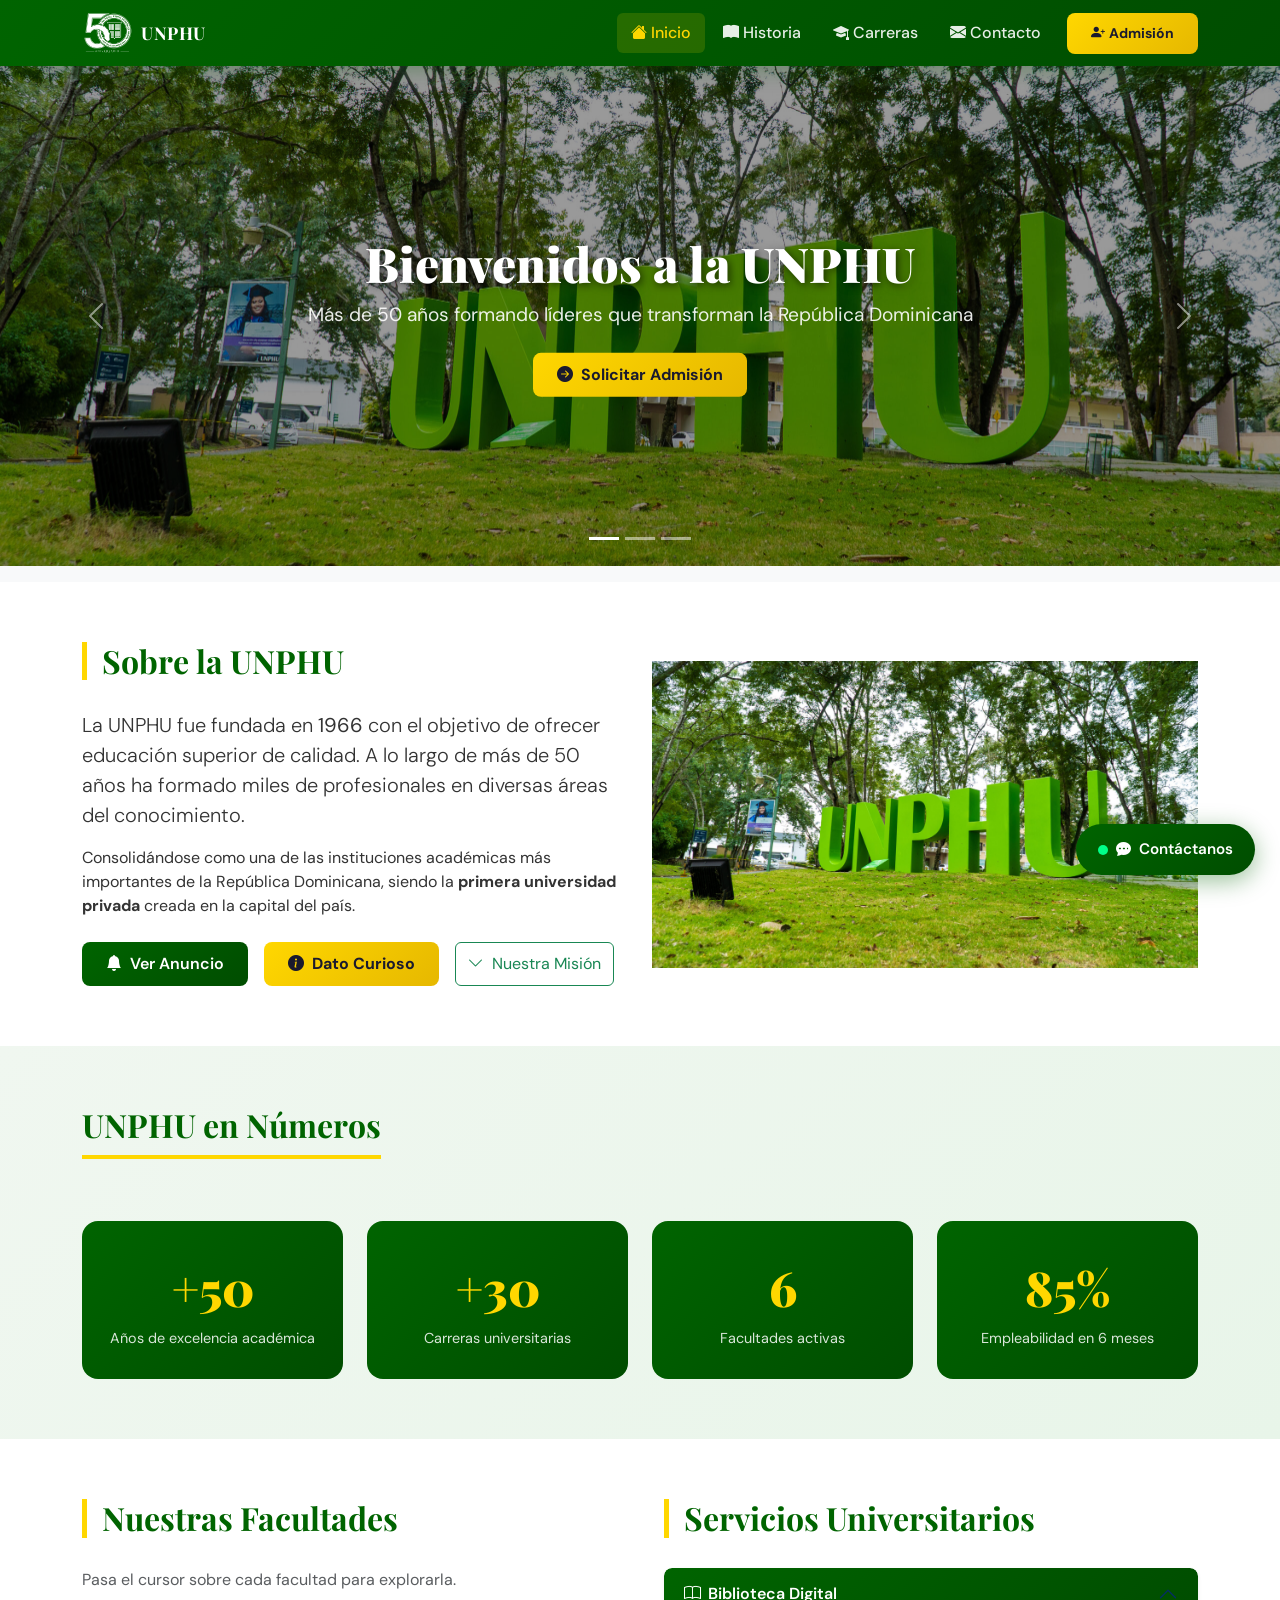
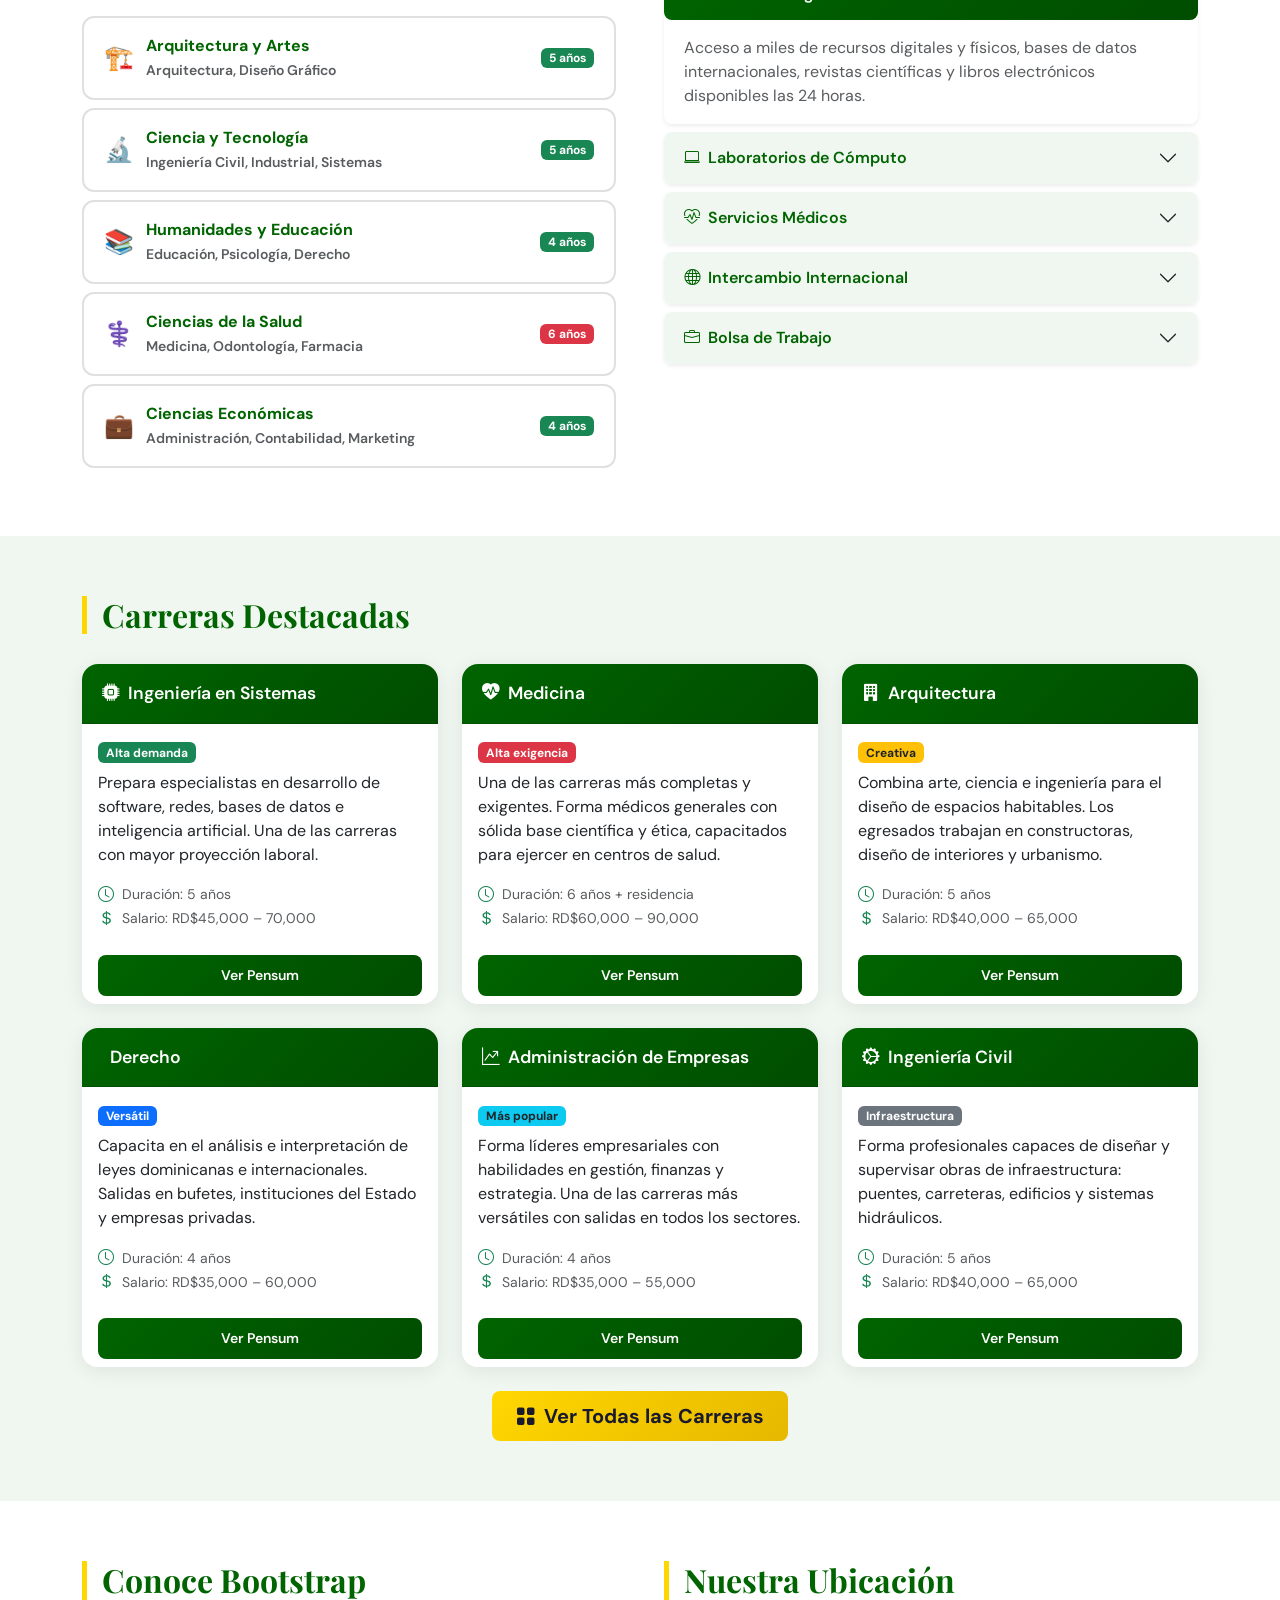
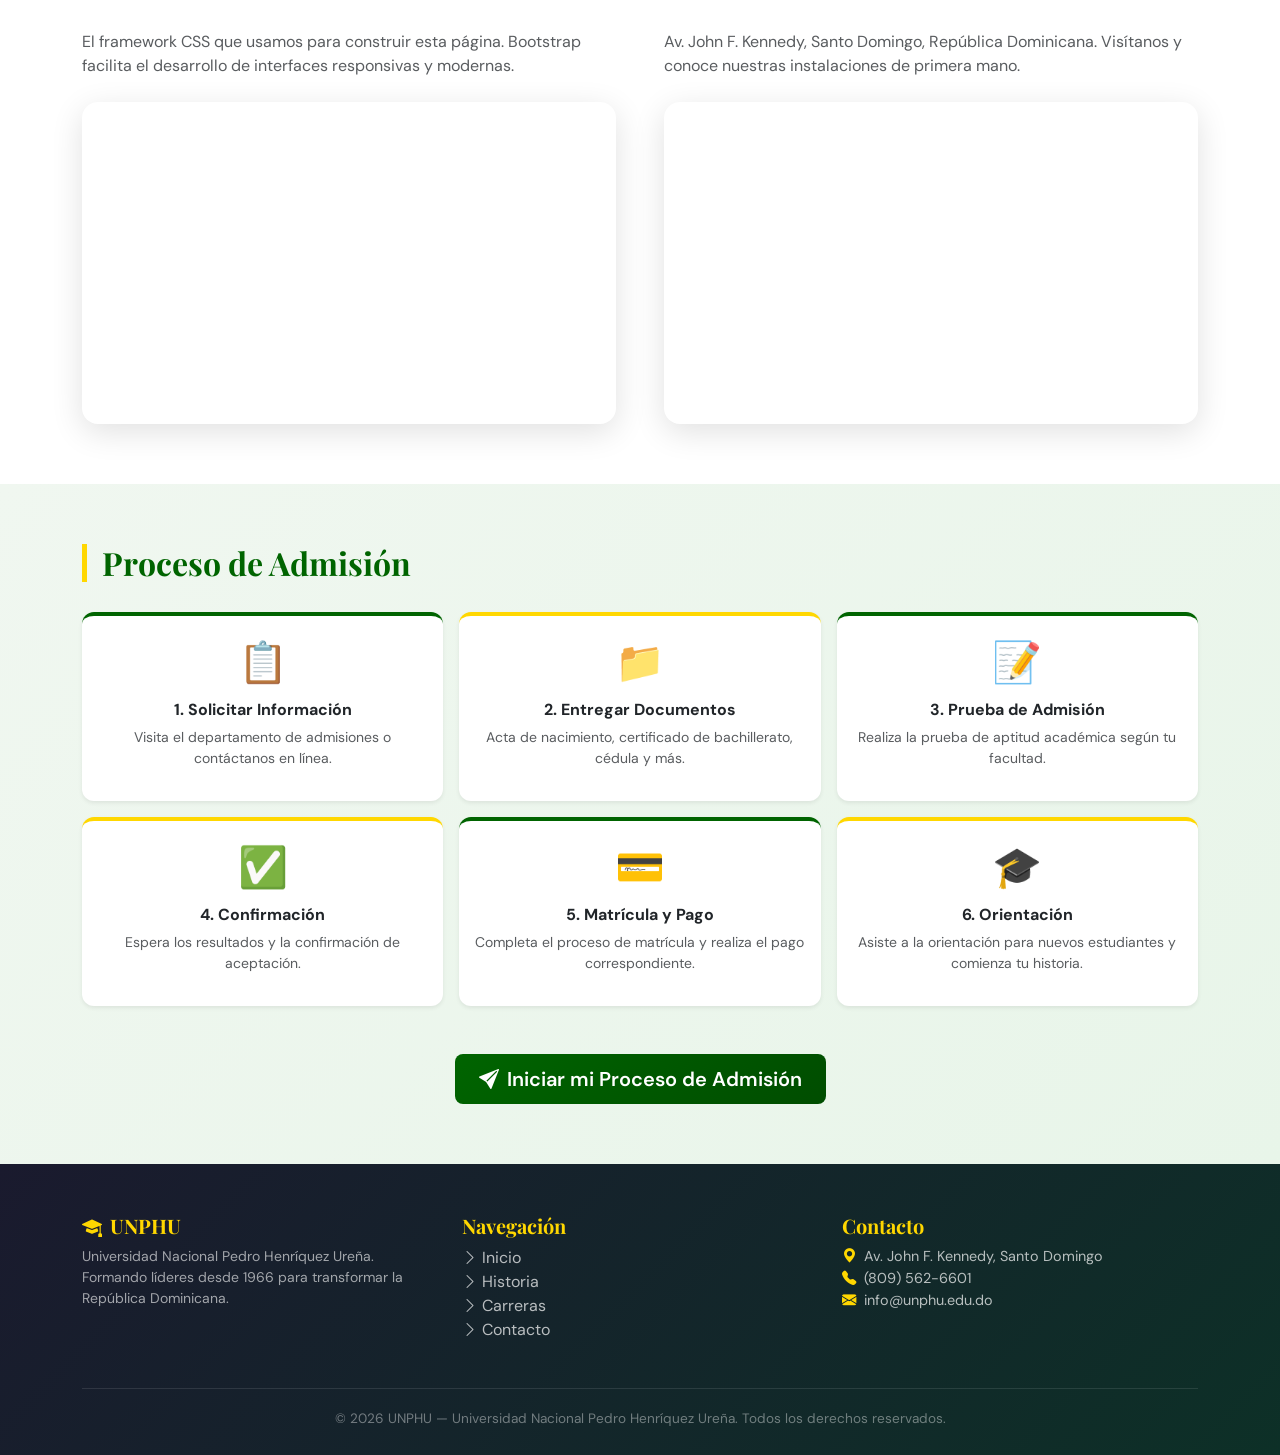
<file: index.html>
<!DOCTYPE html>
<html lang="es">
<head>
    <meta charset="UTF-8">
    <meta name="viewport" content="width=device-width, initial-scale=1.0">
    <meta name="description" content="Universidad Nacional Pedro Henríquez Ureña - Institución académica de excelencia en la República Dominicana.">
    <meta name="keywords" content="UNPHU, universidad, educación superior, República Dominicana, carreras universitarias">
    <meta name="author" content="UNPHU">
    <meta name="robots" content="index, follow">
    <title>UNPHU - Inicio</title>
    <!-- Favicon -->
    <link rel="icon" type="image/png" href="img/logo.png">
    <!-- Bootstrap 5 CSS -->
    <link href="https://cdn.jsdelivr.net/npm/bootstrap@5.3.2/dist/css/bootstrap.min.css" rel="stylesheet">
    <!-- Bootstrap Icons -->
    <link rel="stylesheet" href="https://cdn.jsdelivr.net/npm/bootstrap-icons@1.11.3/font/bootstrap-icons.min.css">
    <link rel="stylesheet" href="css/styles.css">
    <!-- Google Fonts -->
    <link href="https://fonts.googleapis.com/css2?family=Playfair+Display:wght@700;900&family=DM+Sans:wght@300;400;500;600&display=swap" rel="stylesheet">
</head>
<body>

<!-- ===== NAVBAR ===== -->
<nav class="navbar navbar-expand-lg navbar-unphu sticky-top">
    <div class="container">
        <a class="navbar-brand d-flex align-items-center gap-2" href="index.html">
            <img src="img/logonav.png" 
                 alt="UNPHU Logo" height="40" style="filter: brightness(0) invert(1);">
            <span class="navbar-brand-text d-none d-md-block">UNPHU</span>
        </a>
        <button class="navbar-toggler" type="button" data-bs-toggle="collapse" data-bs-target="#navbarMain">
            <span class="navbar-toggler-icon"></span>
        </button>
        <div class="collapse navbar-collapse" id="navbarMain">
            <ul class="navbar-nav ms-auto gap-1">
                <li class="nav-item">
                    <a class="nav-link active" href="index.html"><i class="bi bi-house-fill me-1"></i>Inicio</a>
                </li>
                <li class="nav-item">
                    <a class="nav-link" href="historia.html"><i class="bi bi-book-fill me-1"></i>Historia</a>
                </li>
                <li class="nav-item">
                    <a class="nav-link" href="carreras.html"><i class="bi bi-mortarboard-fill me-1"></i>Carreras</a>
                </li>
                <li class="nav-item">
                    <a class="nav-link" href="contacto.html"><i class="bi bi-envelope-fill me-1"></i>Contacto</a>
                </li>
                <li class="nav-item ms-2">
                    <button class="btn btn-gold btn-sm" data-bs-toggle="modal" data-bs-target="#admisionModal">
                        <i class="bi bi-person-plus-fill me-1"></i>Admisión
                    </button>
                </li>
            </ul>
        </div>
    </div>
</nav>



<!-- carrusel -->
<div id="heroCarousel" class="carousel slide carousel-hero" data-bs-ride="carousel">
    <div class="carousel-indicators">
        <button type="button" data-bs-target="#heroCarousel" data-bs-slide-to="0" class="active"></button>
        <button type="button" data-bs-target="#heroCarousel" data-bs-slide-to="1"></button>
        <button type="button" data-bs-target="#heroCarousel" data-bs-slide-to="2"></button>
    </div>
    <div class="carousel-inner">
        <div class="carousel-item active">
            <img src="img/unphu.jpg" class="d-block w-100" alt="UNPHU Campus">
            <div class="carousel-caption-custom">
                <h1>Bienvenidos a la UNPHU</h1>
                <p>Más de 50 años formando líderes que transforman la República Dominicana</p>
                <button class="btn btn-gold mt-2" data-bs-toggle="modal" data-bs-target="#admisionModal">
                    <i class="bi bi-arrow-right-circle-fill me-2"></i>Solicitar Admisión
                </button>
            </div>
        </div>
        <div class="carousel-item">
            <img src="img/campus.webp" class="d-block w-100" alt="Campus UNPHU">
            <div class="carousel-caption-custom">
                <h1>Un Campus de Excelencia</h1>
                <p>Más de 250,000 m² de instalaciones modernas a tu disposición</p>
            </div>
        </div>
        <div class="carousel-item">
            <img src="img/edficio.jpg" class="d-block w-100" alt="Edificio UNPHU">
            <div class="carousel-caption-custom">
                <h1>Arquitectura y Artes</h1>
                <p>Instalaciones de vanguardia para impulsar tu creatividad</p>
            </div>
        </div>
    </div>
    <button class="carousel-control-prev" type="button" data-bs-target="#heroCarousel" data-bs-slide="prev">
        <span class="carousel-control-prev-icon"></span>
    </button>
    <button class="carousel-control-next" type="button" data-bs-target="#heroCarousel" data-bs-slide="next">
        <span class="carousel-control-next-icon"></span>
    </button>
</div>

    <!-- alerta -->
<div class="container mt-3" id="alertContainer">
    <div class="alert alert-unphu alert-dismissible fade show d-none" id="admisionAlert" role="alert">
        <i class="bi bi-megaphone-fill me-2"></i>
        <strong>¡Inscripciones abiertas 2026!</strong> El proceso de admisión para el nuevo cuatrimestre ya está disponible. ¡No pierdas tu lugar!
        <button type="button" class="btn-close" data-bs-dismiss="alert"></button>
    </div>
</div>

<!-- boton alerta -->
<div class="section-wrapper bg-white">
    <div class="container">
        <div class="row align-items-center g-4">
            <div class="col-lg-6">
                <h2 class="section-title">Sobre la UNPHU</h2>
                <p class="lead">La UNPHU fue fundada en <strong>1966</strong> con el objetivo de ofrecer educación superior de calidad. A lo largo de más de 50 años ha formado miles de profesionales en diversas áreas del conocimiento.</p>
                <p>Consolidándose como una de las instituciones académicas más importantes de la República Dominicana, siendo la <strong>primera universidad privada</strong> creada en la capital del país.</p>
                <div class="d-flex flex-wrap gap-3 mt-4">
                    <button class="btn btn-unphu" onclick="document.getElementById('admisionAlert').classList.remove('d-none')">
                        <i class="bi bi-bell-fill me-2"></i>Ver Anuncio
                    </button>
                    <button class="btn btn-gold"
                        data-bs-toggle="popover"
                        data-bs-title="🎓 Dato UNPHU"
                        data-bs-content="La UNPHU participó en el UI GreenMetric World University Rankings por sus iniciativas de sostenibilidad ambiental."
                        data-bs-trigger="click"
                        data-bs-placement="top">
                        <i class="bi bi-info-circle-fill me-2"></i>Dato Curioso
                    </button>
                    <button class="btn btn-outline-success" data-bs-toggle="collapse" data-bs-target="#misionCollapse">
                        <i class="bi bi-chevron-down me-2"></i>Nuestra Misión
                    </button>
                </div>
                <!-- collapse-->
                <div class="collapse collapse-section mt-2" id="misionCollapse">
                    <h6 class="fw-bold text-success"><i class="bi bi-flag-fill me-2"></i>Misión</h6>
                    <p class="mb-2">Formar profesionales de excelencia con valores éticos y compromiso social, contribuyendo al desarrollo científico, cultural y económico de la República Dominicana.</p>
                    <h6 class="fw-bold text-success"><i class="bi bi-eye-fill me-2"></i>Visión</h6>
                    <p class="mb-0">Ser reconocida como la universidad de mayor impacto e innovación académica en el Caribe para el año 2030.</p>
                </div>
            </div>
            <div class="col-lg-6">
                <!-- iamgen responsiva -->
                <img src="img/unphu.jpg" alt="UNPHU Campus" class="img-responsive-hero img-fluid">
            </div>
        </div>
    </div>
</div>

<!-- hover estadisiticas -->
<div class="section-wrapper" style="background: linear-gradient(135deg, #f0f7f0, #e8f5e9);">
    <div class="container">
        <h2 class="section-title text-center" style="border-left: none; border-bottom: 4px solid var(--unphu-gold); padding-left: 0; padding-bottom: 10px; display: inline-block;">UNPHU en Números</h2>
        <div class="row g-4 mt-2">
            <div class="col-6 col-md-3">
                <div class="stat-box">
                    <div class="stat-number">+50</div>
                    <div class="stat-label">Años de excelencia académica</div>
                </div>
            </div>
            <div class="col-6 col-md-3">
                <div class="stat-box">
                    <div class="stat-number">+30</div>
                    <div class="stat-label">Carreras universitarias</div>
                </div>
            </div>
            <div class="col-6 col-md-3">
                <div class="stat-box">
                    <div class="stat-number">6</div>
                    <div class="stat-label">Facultades activas</div>
                </div>
            </div>
            <div class="col-6 col-md-3">
                <div class="stat-box">
                    <div class="stat-number">85%</div>
                    <div class="stat-label">Empleabilidad en 6 meses</div>
                </div>
            </div>
        </div>
    </div>
</div>

<!-- hover facultades-->
<div class="section-wrapper bg-white">
    <div class="container">
        <div class="row g-5">
            <div class="col-lg-6">
                <h2 class="section-title">Nuestras Facultades</h2>
                <p class="text-muted mb-4">Pasa el cursor sobre cada facultad para explorarla.</p>
                <div class="hover-faculty">
                    <span class="faculty-icon">🏗️</span>
                    <div>
                        <div class="fw-bold">Arquitectura y Artes</div>
                        <small class="text-muted">Arquitectura, Diseño Gráfico</small>
                    </div>
                    <span class="ms-auto badge bg-success">5 años</span>
                </div>
                <div class="hover-faculty">
                    <span class="faculty-icon">🔬</span>
                    <div>
                        <div class="fw-bold">Ciencia y Tecnología</div>
                        <small class="text-muted">Ingeniería Civil, Industrial, Sistemas</small>
                    </div>
                    <span class="ms-auto badge bg-success">5 años</span>
                </div>
                <div class="hover-faculty">
                    <span class="faculty-icon">📚</span>
                    <div>
                        <div class="fw-bold">Humanidades y Educación</div>
                        <small class="text-muted">Educación, Psicología, Derecho</small>
                    </div>
                    <span class="ms-auto badge bg-success">4 años</span>
                </div>
                <div class="hover-faculty">
                    <span class="faculty-icon">⚕️</span>
                    <div>
                        <div class="fw-bold">Ciencias de la Salud</div>
                        <small class="text-muted">Medicina, Odontología, Farmacia</small>
                    </div>
                    <span class="ms-auto badge bg-danger">6 años</span>
                </div>
                <div class="hover-faculty">
                    <span class="faculty-icon">💼</span>
                    <div>
                        <div class="fw-bold">Ciencias Económicas</div>
                        <small class="text-muted">Administración, Contabilidad, Marketing</small>
                    </div>
                    <span class="ms-auto badge bg-success">4 años</span>
                </div>
            </div>
            <div class="col-lg-6">
                <h2 class="section-title">Servicios Universitarios</h2>
                <!-- accordion -->
                <div class="accordion accordion-unphu" id="serviciosAccordion">
                    <div class="accordion-item border-0 mb-2 rounded-3 overflow-hidden shadow-sm">
                        <h2 class="accordion-header">
                            <button class="accordion-button rounded-3" type="button" data-bs-toggle="collapse" data-bs-target="#acc1">
                                <i class="bi bi-book me-2"></i> Biblioteca Digital
                            </button>
                        </h2>
                        <div id="acc1" class="accordion-collapse collapse show" data-bs-parent="#serviciosAccordion">
                            <div class="accordion-body text-muted">
                                Acceso a miles de recursos digitales y físicos, bases de datos internacionales, revistas científicas y libros electrónicos disponibles las 24 horas.
                            </div>
                        </div>
                    </div>
                    <div class="accordion-item border-0 mb-2 rounded-3 overflow-hidden shadow-sm">
                        <h2 class="accordion-header">
                            <button class="accordion-button collapsed rounded-3" type="button" data-bs-toggle="collapse" data-bs-target="#acc2">
                                <i class="bi bi-laptop me-2"></i> Laboratorios de Cómputo
                            </button>
                        </h2>
                        <div id="acc2" class="accordion-collapse collapse" data-bs-parent="#serviciosAccordion">
                            <div class="accordion-body text-muted">
                                Laboratorios equipados con las últimas tecnologías, software especializado y acceso a internet de alta velocidad para todos los estudiantes.
                            </div>
                        </div>
                    </div>
                    <div class="accordion-item border-0 mb-2 rounded-3 overflow-hidden shadow-sm">
                        <h2 class="accordion-header">
                            <button class="accordion-button collapsed rounded-3" type="button" data-bs-toggle="collapse" data-bs-target="#acc3">
                                <i class="bi bi-heart-pulse me-2"></i> Servicios Médicos
                            </button>
                        </h2>
                        <div id="acc3" class="accordion-collapse collapse" data-bs-parent="#serviciosAccordion">
                            <div class="accordion-body text-muted">
                                Atención médica y psicológica gratuita para todos los estudiantes activos. Consultas, emergencias y seguimiento de salud integral.
                            </div>
                        </div>
                    </div>
                    <div class="accordion-item border-0 mb-2 rounded-3 overflow-hidden shadow-sm">
                        <h2 class="accordion-header">
                            <button class="accordion-button collapsed rounded-3" type="button" data-bs-toggle="collapse" data-bs-target="#acc4">
                                <i class="bi bi-globe me-2"></i> Intercambio Internacional
                            </button>
                        </h2>
                        <div id="acc4" class="accordion-collapse collapse" data-bs-parent="#serviciosAccordion">
                            <div class="accordion-body text-muted">
                                Convenios con universidades de Europa, América Latina y Norteamérica para programas de intercambio académico y doble titulación.
                            </div>
                        </div>
                    </div>
                    <div class="accordion-item border-0 rounded-3 overflow-hidden shadow-sm">
                        <h2 class="accordion-header">
                            <button class="accordion-button collapsed rounded-3" type="button" data-bs-toggle="collapse" data-bs-target="#acc5">
                                <i class="bi bi-briefcase me-2"></i> Bolsa de Trabajo
                            </button>
                        </h2>
                        <div id="acc5" class="accordion-collapse collapse" data-bs-parent="#serviciosAccordion">
                            <div class="accordion-body text-muted">
                                Conexión directa con más de 200 empresas aliadas para pasantías, prácticas profesionales y empleos. El 85% de nuestros egresados trabaja en su área antes de los 6 meses.
                            </div>
                        </div>
                    </div>
                </div>
            </div>
        </div>
    </div>
</div>

<!-- cardf-->
<div class="section-wrapper" style="background: #f0f7f0;">
    <div class="container">
        <h2 class="section-title">Carreras Destacadas</h2>
        <div class="row g-4">
            <div class="col-md-6 col-lg-4">
                <div class="card card-unphu h-100">
                    <div class="card-header">
                        <i class="bi bi-cpu-fill me-2"></i>Ingeniería en Sistemas
                    </div>
                    <div class="card-body">
                        <span class="badge bg-success mb-2">Alta demanda</span>
                        <p class="card-text">Prepara especialistas en desarrollo de software, redes, bases de datos e inteligencia artificial. Una de las carreras con mayor proyección laboral.</p>
                        <div class="d-flex align-items-center gap-2 mt-3">
                            <i class="bi bi-clock text-success"></i>
                            <small class="text-muted">Duración: 5 años</small>
                        </div>
                        <div class="d-flex align-items-center gap-2">
                            <i class="bi bi-currency-dollar text-success"></i>
                            <small class="text-muted">Salario: RD$45,000 – 70,000</small>
                        </div>
                    </div>
                    <div class="card-footer bg-white border-0">
                        <button class="btn btn-unphu btn-sm w-100">Ver Pensum</button>
                    </div>
                </div>
            </div>
            <div class="col-md-6 col-lg-4">
                <div class="card card-unphu h-100">
                    <div class="card-header">
                        <i class="bi bi-heart-pulse-fill me-2"></i>Medicina
                    </div>
                    <div class="card-body">
                        <span class="badge bg-danger mb-2">Alta exigencia</span>
                        <p class="card-text">Una de las carreras más completas y exigentes. Forma médicos generales con sólida base científica y ética, capacitados para ejercer en centros de salud.</p>
                        <div class="d-flex align-items-center gap-2 mt-3">
                            <i class="bi bi-clock text-success"></i>
                            <small class="text-muted">Duración: 6 años + residencia</small>
                        </div>
                        <div class="d-flex align-items-center gap-2">
                            <i class="bi bi-currency-dollar text-success"></i>
                            <small class="text-muted">Salario: RD$60,000 – 90,000</small>
                        </div>
                    </div>
                    <div class="card-footer bg-white border-0">
                        <button class="btn btn-unphu btn-sm w-100">Ver Pensum</button>
                    </div>
                </div>
            </div>
            <div class="col-md-6 col-lg-4">
                <div class="card card-unphu h-100">
                    <div class="card-header">
                        <i class="bi bi-building-fill me-2"></i>Arquitectura
                    </div>
                    <div class="card-body">
                        <span class="badge bg-warning text-dark mb-2">Creativa</span>
                        <p class="card-text">Combina arte, ciencia e ingeniería para el diseño de espacios habitables. Los egresados trabajan en constructoras, diseño de interiores y urbanismo.</p>
                        <div class="d-flex align-items-center gap-2 mt-3">
                            <i class="bi bi-clock text-success"></i>
                            <small class="text-muted">Duración: 5 años</small>
                        </div>
                        <div class="d-flex align-items-center gap-2">
                            <i class="bi bi-currency-dollar text-success"></i>
                            <small class="text-muted">Salario: RD$40,000 – 65,000</small>
                        </div>
                    </div>
                    <div class="card-footer bg-white border-0">
                        <button class="btn btn-unphu btn-sm w-100">Ver Pensum</button>
                    </div>
                </div>
            </div>
            <div class="col-md-6 col-lg-4">
                <div class="card card-unphu h-100">
                    <div class="card-header">
                        <i class="bi bi-scales me-2"></i>Derecho
                    </div>
                    <div class="card-body">
                        <span class="badge bg-primary mb-2">Versátil</span>
                        <p class="card-text">Capacita en el análisis e interpretación de leyes dominicanas e internacionales. Salidas en bufetes, instituciones del Estado y empresas privadas.</p>
                        <div class="d-flex align-items-center gap-2 mt-3">
                            <i class="bi bi-clock text-success"></i>
                            <small class="text-muted">Duración: 4 años</small>
                        </div>
                        <div class="d-flex align-items-center gap-2">
                            <i class="bi bi-currency-dollar text-success"></i>
                            <small class="text-muted">Salario: RD$35,000 – 60,000</small>
                        </div>
                    </div>
                    <div class="card-footer bg-white border-0">
                        <button class="btn btn-unphu btn-sm w-100">Ver Pensum</button>
                    </div>
                </div>
            </div>
            <div class="col-md-6 col-lg-4">
                <div class="card card-unphu h-100">
                    <div class="card-header">
                        <i class="bi bi-graph-up-arrow me-2"></i>Administración de Empresas
                    </div>
                    <div class="card-body">
                        <span class="badge bg-info text-dark mb-2">Más popular</span>
                        <p class="card-text">Forma líderes empresariales con habilidades en gestión, finanzas y estrategia. Una de las carreras más versátiles con salidas en todos los sectores.</p>
                        <div class="d-flex align-items-center gap-2 mt-3">
                            <i class="bi bi-clock text-success"></i>
                            <small class="text-muted">Duración: 4 años</small>
                        </div>
                        <div class="d-flex align-items-center gap-2">
                            <i class="bi bi-currency-dollar text-success"></i>
                            <small class="text-muted">Salario: RD$35,000 – 55,000</small>
                        </div>
                    </div>
                    <div class="card-footer bg-white border-0">
                        <button class="btn btn-unphu btn-sm w-100">Ver Pensum</button>
                    </div>
                </div>
            </div>
            <div class="col-md-6 col-lg-4">
                <div class="card card-unphu h-100">
                    <div class="card-header">
                        <i class="bi bi-gear-wide-connected me-2"></i>Ingeniería Civil
                    </div>
                    <div class="card-body">
                        <span class="badge bg-secondary mb-2">Infraestructura</span>
                        <p class="card-text">Forma profesionales capaces de diseñar y supervisar obras de infraestructura: puentes, carreteras, edificios y sistemas hidráulicos.</p>
                        <div class="d-flex align-items-center gap-2 mt-3">
                            <i class="bi bi-clock text-success"></i>
                            <small class="text-muted">Duración: 5 años</small>
                        </div>
                        <div class="d-flex align-items-center gap-2">
                            <i class="bi bi-currency-dollar text-success"></i>
                            <small class="text-muted">Salario: RD$40,000 – 65,000</small>
                        </div>
                    </div>
                    <div class="card-footer bg-white border-0">
                        <button class="btn btn-unphu btn-sm w-100">Ver Pensum</button>
                    </div>
                </div>
            </div>
        </div>
        <div class="text-center mt-4">
            <a href="carreras.html" class="btn btn-gold btn-lg">
                <i class="bi bi-grid-fill me-2"></i>Ver Todas las Carreras
            </a>
        </div>
    </div>
</div>

<!-- iframes-->
<div class="section-wrapper bg-white">
    <div class="container">
        <div class="row g-5">
            <div class="col-lg-6">
                <h2 class="section-title">Conoce Bootstrap</h2>
                <p class="text-muted mb-4">El framework CSS que usamos para construir esta página. Bootstrap facilita el desarrollo de interfaces responsivas y modernas.</p>
                <div class="iframe-container">
                    <iframe width="100%" height="315"
                        src="https://www.youtube.com/embed/MyCvTSjkD74?si=pAcmFZ7T_yQtt3fn"
                        title="Bootstrap Tutorial"
                        frameborder="0"
                        allow="accelerometer; autoplay; clipboard-write; encrypted-media; gyroscope; picture-in-picture"
                        allowfullscreen>
                    </iframe>
                </div>
            </div>
            <div class="col-lg-6">
                <h2 class="section-title">Nuestra Ubicación</h2>
                <p class="text-muted mb-4">Av. John F. Kennedy, Santo Domingo, República Dominicana. Visítanos y conoce nuestras instalaciones de primera mano.</p>
                <div class="iframe-container">
                    <iframe 
                        src="https://www.google.com/maps/embed?pb=!1m18!1m12!1m3!1d3783.9488221029264!2d-69.95109997394218!3d18.485977232600938!2m3!1f0!2f0!3f0!3m2!1i1024!2i768!4f13.1!3m3!1m2!1s0x8eaf89f362e578d3%3A0x19d59fe09af95898!2sUniversidad%20Nacional%20Pedro%20Henr%C3%ADquez%20Ure%C3%B1a%20(UNPHU)!5e0!3m2!1ses!2sdo!4v1771796451944!5m2!1ses!2sdo" 
                        width="100%" 
                        height="315" 
                        style="border:0;" 
                        allowfullscreen="" 
                        loading="lazy">
                    </iframe>
                </div>
            </div>
        </div>
    </div>
</div>

<!-- precesos -->
<div class="section-wrapper" style="background: linear-gradient(135deg, #f0f7f0, #e8f5e9);">
    <div class="container">
        <h2 class="section-title">Proceso de Admisión</h2>
        <div class="row g-3">
            <div class="col-md-4">
                <div class="card border-0 shadow-sm h-100 text-center p-3" style="border-top: 4px solid var(--unphu-green) !important; border-radius: 12px;">
                    <div style="font-size: 2.5rem;">📋</div>
                    <h6 class="fw-bold mt-2">1. Solicitar Información</h6>
                    <p class="text-muted small">Visita el departamento de admisiones o contáctanos en línea.</p>
                </div>
            </div>
            <div class="col-md-4">
                <div class="card border-0 shadow-sm h-100 text-center p-3" style="border-top: 4px solid var(--unphu-gold) !important; border-radius: 12px;">
                    <div style="font-size: 2.5rem;">📁</div>
                    <h6 class="fw-bold mt-2">2. Entregar Documentos</h6>
                    <p class="text-muted small">Acta de nacimiento, certificado de bachillerato, cédula y más.</p>
                </div>
            </div>
            <div class="col-md-4">
                <div class="card border-0 shadow-sm h-100 text-center p-3" style="border-top: 4px solid var(--unphu-green) !important; border-radius: 12px;">
                    <div style="font-size: 2.5rem;">📝</div>
                    <h6 class="fw-bold mt-2">3. Prueba de Admisión</h6>
                    <p class="text-muted small">Realiza la prueba de aptitud académica según tu facultad.</p>
                </div>
            </div>
            <div class="col-md-4">
                <div class="card border-0 shadow-sm h-100 text-center p-3" style="border-top: 4px solid var(--unphu-gold) !important; border-radius: 12px;">
                    <div style="font-size: 2.5rem;">✅</div>
                    <h6 class="fw-bold mt-2">4. Confirmación</h6>
                    <p class="text-muted small">Espera los resultados y la confirmación de aceptación.</p>
                </div>
            </div>
            <div class="col-md-4">
                <div class="card border-0 shadow-sm h-100 text-center p-3" style="border-top: 4px solid var(--unphu-green) !important; border-radius: 12px;">
                    <div style="font-size: 2.5rem;">💳</div>
                    <h6 class="fw-bold mt-2">5. Matrícula y Pago</h6>
                    <p class="text-muted small">Completa el proceso de matrícula y realiza el pago correspondiente.</p>
                </div>
            </div>
            <div class="col-md-4">
                <div class="card border-0 shadow-sm h-100 text-center p-3" style="border-top: 4px solid var(--unphu-gold) !important; border-radius: 12px;">
                    <div style="font-size: 2.5rem;">🎓</div>
                    <h6 class="fw-bold mt-2">6. Orientación</h6>
                    <p class="text-muted small">Asiste a la orientación para nuevos estudiantes y comienza tu historia.</p>
                </div>
            </div>
        </div>
        <div class="text-center mt-5">
            <button class="btn btn-unphu btn-lg" data-bs-toggle="modal" data-bs-target="#admisionModal">
                <i class="bi bi-send-fill me-2"></i>Iniciar mi Proceso de Admisión
            </button>
        </div>
    </div>
</div>

<!-- modal -->
<div class="modal fade" id="admisionModal" tabindex="-1">
    <div class="modal-dialog modal-lg modal-dialog-centered">
        <div class="modal-content border-0 shadow-lg" style="border-radius: 20px; overflow: hidden;">
            <div class="modal-header" style="background: linear-gradient(135deg, var(--unphu-green), #004d00); border: none;">
                <div>
                    <h5 class="modal-title text-white fw-bold" style="font-family: 'Playfair Display', serif; font-size: 1.5rem;">
                        <i class="bi bi-mortarboard-fill me-2"></i>Solicitud de Admisión
                    </h5>
                    <p class="text-white-50 mb-0 small">UNPHU — Proceso de Ingreso 2026</p>
                </div>
                <button type="button" class="btn-close btn-close-white" data-bs-dismiss="modal"></button>
            </div>
            <div class="modal-body p-4">
                <div class="row g-3">
                    <div class="col-md-6">
                        <label class="form-label fw-semibold">Nombre completo</label>
                        <input type="text" class="form-control" placeholder="Ej. María González">
                    </div>
                    <div class="col-md-6">
                        <label class="form-label fw-semibold">Correo electrónico</label>
                        <input type="email" class="form-control" placeholder="correo@ejemplo.com">
                    </div>
                    <div class="col-md-6">
                        <label class="form-label fw-semibold">Teléfono</label>
                        <input type="tel" class="form-control" placeholder="(809) 000-0000">
                    </div>
                    <div class="col-md-6">
                        <label class="form-label fw-semibold">Facultad de interés</label>
                        <select class="form-select">
                            <option value="">Selecciona una facultad...</option>
                            <option>Ingeniería y Tecnología</option>
                            <option>Ciencias de la Salud</option>
                            <option>Humanidades y Educación</option>
                            <option>Arquitectura y Artes</option>
                            <option>Ciencias Económicas</option>
                        </select>
                    </div>
                    <div class="col-12">
                        <label class="form-label fw-semibold">Mensaje o consulta</label>
                        <textarea class="form-control" rows="3" placeholder="¿Tienes alguna pregunta específica?"></textarea>
                    </div>
                    <div class="col-12">
                        <div class="form-check">
                            <input class="form-check-input" type="checkbox" id="terminos">
                            <label class="form-check-label" for="terminos">
                                Acepto los <a href="#" class="text-success">términos y condiciones</a> de la UNPHU
                            </label>
                        </div>
                    </div>
                </div>
            </div>
            <div class="modal-footer border-0 px-4 pb-4">
                <button type="button" class="btn btn-outline-secondary" data-bs-dismiss="modal">Cancelar</button>
                <button type="button" class="btn btn-unphu px-4">
                    <i class="bi bi-send-fill me-2"></i>Enviar Solicitud
                </button>
            </div>
        </div>
    </div>
</div>

<!-- ===== FOOTER ===== -->
<footer>
    <div class="container">
        <div class="row g-4">
            <div class="col-md-4">
                <h5><i class="bi bi-mortarboard-fill me-2"></i>UNPHU</h5>
                <p class="small mt-2" style="color: rgba(255,255,255,0.6);">Universidad Nacional Pedro Henríquez Ureña. Formando líderes desde 1966 para transformar la República Dominicana.</p>
            </div>
            <div class="col-md-4">
                <h5>Navegación</h5>
                <ul class="list-unstyled mt-2" style="color: rgba(255,255,255,0.7);">
                    <li><a href="index.html"><i class="bi bi-chevron-right me-1"></i>Inicio</a></li>
                    <li><a href="historia.html"><i class="bi bi-chevron-right me-1"></i>Historia</a></li>
                    <li><a href="carreras.html"><i class="bi bi-chevron-right me-1"></i>Carreras</a></li>
                    <li><a href="contacto.html"><i class="bi bi-chevron-right me-1"></i>Contacto</a></li>
                </ul>
            </div>
            <div class="col-md-4">
                <h5>Contacto</h5>
                <ul class="list-unstyled mt-2" style="color: rgba(255,255,255,0.7); font-size: 0.9rem;">
                    <li><i class="bi bi-geo-alt-fill me-2" style="color: var(--unphu-gold);"></i>Av. John F. Kennedy, Santo Domingo</li>
                    <li><i class="bi bi-telephone-fill me-2" style="color: var(--unphu-gold);"></i>(809) 562-6601</li>
                    <li><i class="bi bi-envelope-fill me-2" style="color: var(--unphu-gold);"></i>info@unphu.edu.do</li>
                </ul>
            </div>
        </div>
        <div class="footer-divider text-center" style="color: rgba(255,255,255,0.4); font-size: 0.85rem;">
            &copy; 2026 UNPHU — Universidad Nacional Pedro Henríquez Ureña. Todos los derechos reservados.
        </div>
    </div>
</footer>

<!-- ===== FIXED CHAT BUTTON ===== -->
<a href="contacto.html" class="fixed-chat-btn">
    <div class="btn-pulse"></div>
    <i class="bi bi-chat-dots-fill"></i>
    <span>Contáctanos</span>
</a>

<!-- Bootstrap JS -->
<script src="https://cdn.jsdelivr.net/npm/bootstrap@5.3.2/dist/js/bootstrap.bundle.min.js"></script>
<script>
    // Initialize all popovers
    const popoverTriggerList = document.querySelectorAll('[data-bs-toggle="popover"]');
    popoverTriggerList.forEach(el => new bootstrap.Popover(el));
</script>
</body>
</html>
</file>
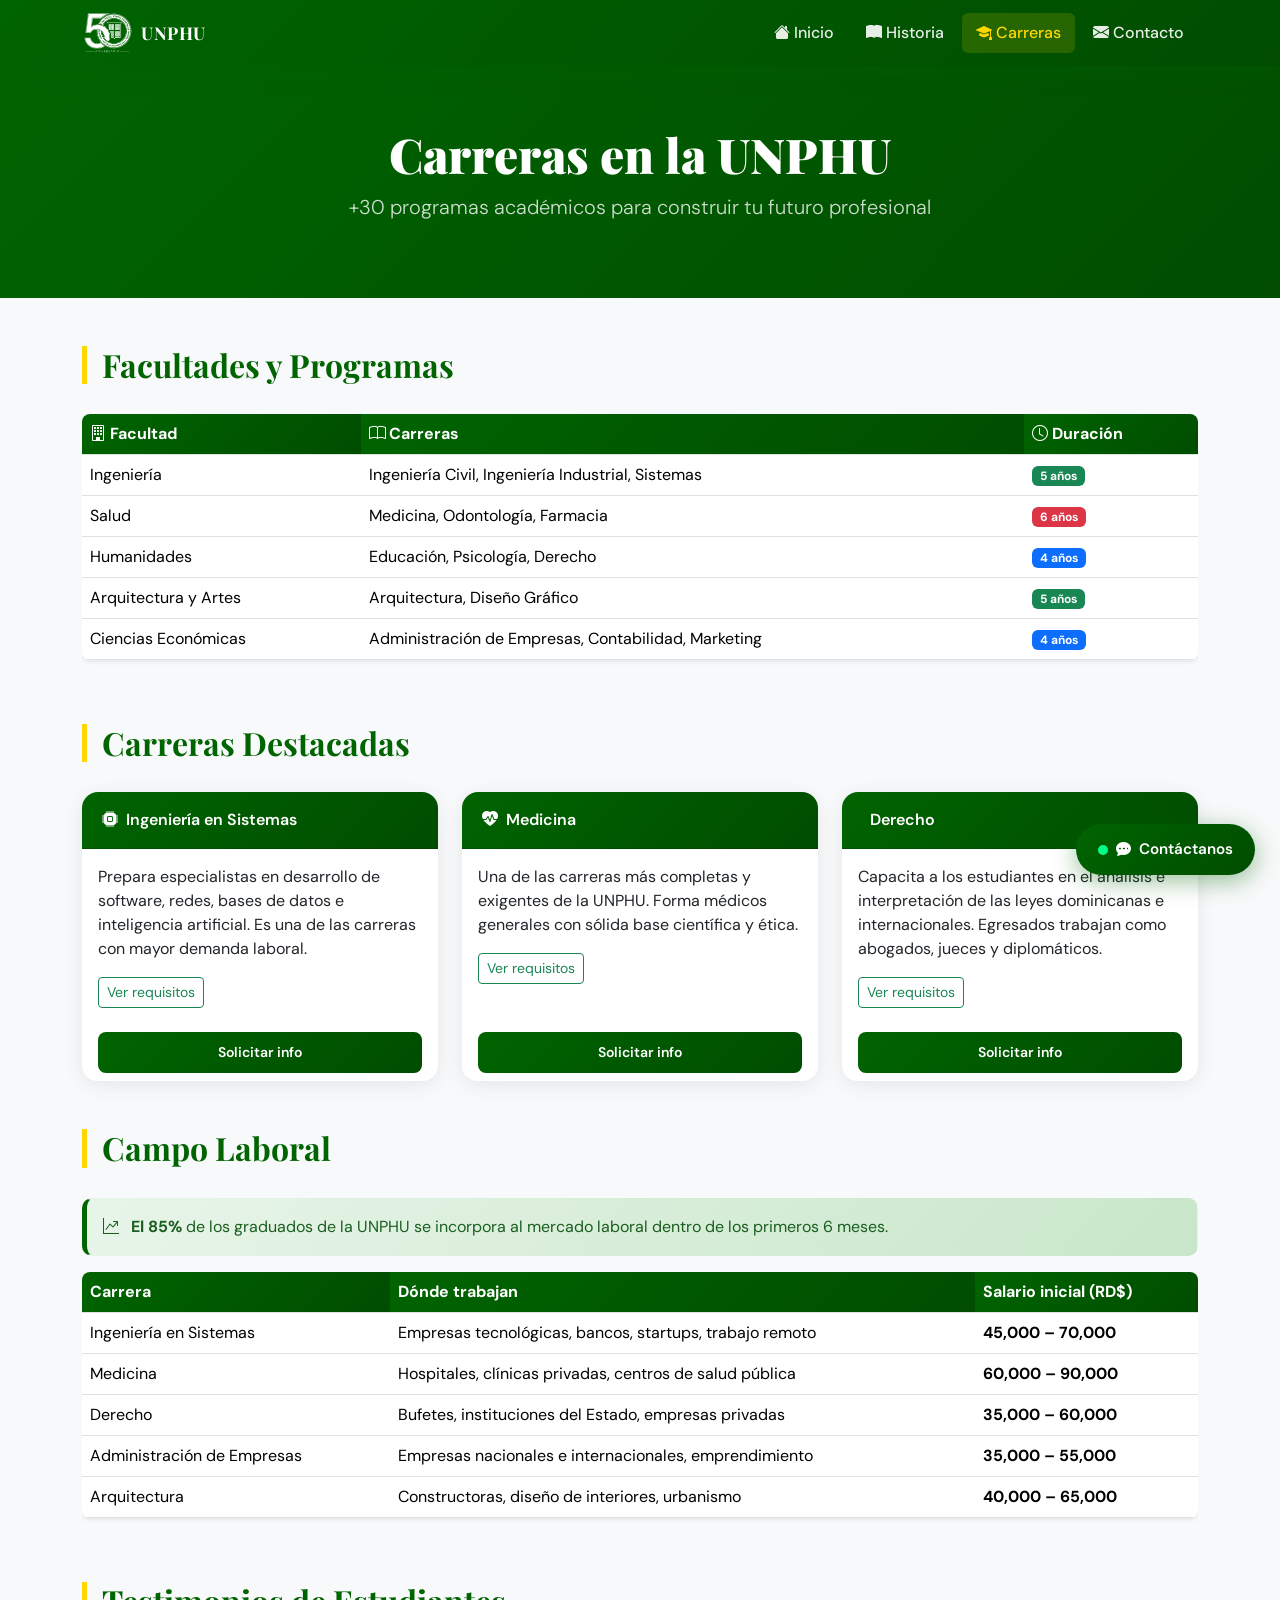
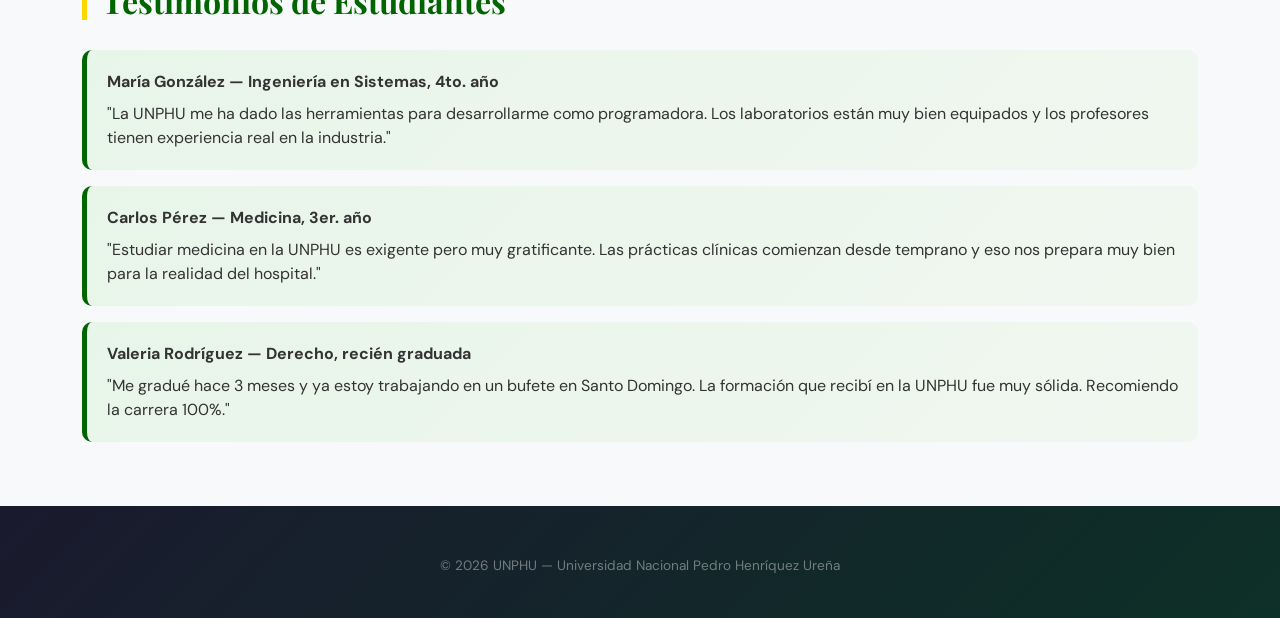
<file: carreras.html>
<!DOCTYPE html>
<html lang="es">
<head>
    <meta charset="UTF-8">
    <meta name="viewport" content="width=device-width, initial-scale=1.0">
    <title>UNPHU - Carreras</title>
    <link rel="icon" type="image/png" href="img/logo.png">
    <link href="https://cdn.jsdelivr.net/npm/bootstrap@5.3.2/dist/css/bootstrap.min.css" rel="stylesheet">
    <link rel="stylesheet" href="https://cdn.jsdelivr.net/npm/bootstrap-icons@1.11.3/font/bootstrap-icons.min.css">
    <link href="https://fonts.googleapis.com/css2?family=Playfair+Display:wght@700;900&family=DM+Sans:wght@300;400;500;600&display=swap" rel="stylesheet">
    <link rel="stylesheet" href="css/styles.css">
</head>
<body>

<nav class="navbar navbar-expand-lg navbar-unphu sticky-top">
    <div class="container">
        <a class="navbar-brand d-flex align-items-center gap-2" href="index.html">
            <img src="img/logonav.png" alt="UNPHU" height="40" style="filter: brightness(0) invert(1);">
            <span class="navbar-brand-text d-none d-md-block">UNPHU</span>
        </a>
        <button class="navbar-toggler" type="button" data-bs-toggle="collapse" data-bs-target="#navbarMain">
            <span class="navbar-toggler-icon"></span>
        </button>
        <div class="collapse navbar-collapse" id="navbarMain">
            <ul class="navbar-nav ms-auto gap-1">
                <li class="nav-item"><a class="nav-link" href="index.html"><i class="bi bi-house-fill me-1"></i>Inicio</a></li>
                <li class="nav-item"><a class="nav-link" href="historia.html"><i class="bi bi-book-fill me-1"></i>Historia</a></li>
                <li class="nav-item"><a class="nav-link active" href="carreras.html"><i class="bi bi-mortarboard-fill me-1"></i>Carreras</a></li>
                <li class="nav-item"><a class="nav-link" href="contacto.html"><i class="bi bi-envelope-fill me-1"></i>Contacto</a></li>
            </ul>
        </div>
    </div>
</nav>

<!-- Hero -->
<div style="background: linear-gradient(135deg, #006400, #004d00); color:white; padding: 60px 0;">
    <div class="container text-center">
        <h1 style="font-family:'Playfair Display',serif; font-size:3rem; font-weight:900;">Carreras en la UNPHU</h1>
        <p class="lead mt-2" style="color:rgba(255,255,255,0.8);">+30 programas académicos para construir tu futuro profesional</p>
    </div>
</div>

<div class="container py-5">

    <!-- Table -->
    <h2 class="section-title">Facultades y Programas</h2>
    <div class="table-responsive mb-5">
        <table class="table table-unphu table-hover rounded-3 overflow-hidden shadow-sm">
            <thead>
                <tr>
                    <th><i class="bi bi-building me-1"></i>Facultad</th>
                    <th><i class="bi bi-book me-1"></i>Carreras</th>
                    <th><i class="bi bi-clock me-1"></i>Duración</th>
                </tr>
            </thead>
            <tbody>
                <tr><td>Ingeniería</td><td>Ingeniería Civil, Ingeniería Industrial, Sistemas</td><td><span class="badge bg-success">5 años</span></td></tr>
                <tr><td>Salud</td><td>Medicina, Odontología, Farmacia</td><td><span class="badge bg-danger">6 años</span></td></tr>
                <tr><td>Humanidades</td><td>Educación, Psicología, Derecho</td><td><span class="badge bg-primary">4 años</span></td></tr>
                <tr><td>Arquitectura y Artes</td><td>Arquitectura, Diseño Gráfico</td><td><span class="badge bg-success">5 años</span></td></tr>
                <tr><td>Ciencias Económicas</td><td>Administración de Empresas, Contabilidad, Marketing</td><td><span class="badge bg-primary">4 años</span></td></tr>
            </tbody>
        </table>
    </div>

    <!-- Cards -->
    <h2 class="section-title">Carreras Destacadas</h2>
    <div class="row g-4 mb-5">
        <div class="col-md-6 col-lg-4">
            <div class="card carrera-card h-100">
                <div class="card-header"><i class="bi bi-cpu-fill me-2"></i>Ingeniería en Sistemas</div>
                <div class="card-body">
                    <p class="card-text">Prepara especialistas en desarrollo de software, redes, bases de datos e inteligencia artificial. Es una de las carreras con mayor demanda laboral.</p>
                    <button class="btn btn-sm btn-outline-success" data-bs-toggle="collapse" data-bs-target="#det1">Ver requisitos</button>
                    <div class="collapse mt-2" id="det1" style="background:#f0f7f0; border-radius:8px; padding:12px;">
                        <small><strong>Requisito especial:</strong> Prueba de matemáticas<br><strong>Duración:</strong> 5 años<br><strong>Salario promedio:</strong> RD$45,000–70,000</small>
                    </div>
                </div>
                <div class="card-footer bg-white border-0">
                    <button class="btn btn-unphu btn-sm w-100" data-bs-toggle="modal" data-bs-target="#carreraModal" onclick="setCarrera('💻 Ingeniería en Sistemas','5 años','RD$45,000–70,000','Prueba de matemáticas')">Solicitar info</button>
                </div>
            </div>
        </div>
        <div class="col-md-6 col-lg-4">
            <div class="card carrera-card h-100">
                <div class="card-header"><i class="bi bi-heart-pulse-fill me-2"></i>Medicina</div>
                <div class="card-body">
                    <p class="card-text">Una de las carreras más completas y exigentes de la UNPHU. Forma médicos generales con sólida base científica y ética.</p>
                    <button class="btn btn-sm btn-outline-success" data-bs-toggle="collapse" data-bs-target="#det2">Ver requisitos</button>
                    <div class="collapse mt-2" id="det2" style="background:#f0f7f0; border-radius:8px; padding:12px;">
                        <small><strong>Requisito especial:</strong> Prueba de aptitud + entrevista<br><strong>Duración:</strong> 6 años + residencia<br><strong>Salario promedio:</strong> RD$60,000–90,000</small>
                    </div>
                </div>
                <div class="card-footer bg-white border-0">
                    <button class="btn btn-unphu btn-sm w-100" data-bs-toggle="modal" data-bs-target="#carreraModal" onclick="setCarrera('⚕️ Medicina','6 años + residencia','RD$60,000–90,000','Prueba de aptitud + entrevista')">Solicitar info</button>
                </div>
            </div>
        </div>
        <div class="col-md-6 col-lg-4">
            <div class="card carrera-card h-100">
                <div class="card-header"><i class="bi bi-scales me-2"></i>Derecho</div>
                <div class="card-body">
                    <p class="card-text">Capacita a los estudiantes en el análisis e interpretación de las leyes dominicanas e internacionales. Egresados trabajan como abogados, jueces y diplomáticos.</p>
                    <button class="btn btn-sm btn-outline-success" data-bs-toggle="collapse" data-bs-target="#det3">Ver requisitos</button>
                    <div class="collapse mt-2" id="det3" style="background:#f0f7f0; border-radius:8px; padding:12px;">
                        <small><strong>Requisito especial:</strong> Prueba de admisión general<br><strong>Duración:</strong> 4 años<br><strong>Salario promedio:</strong> RD$35,000–60,000</small>
                    </div>
                </div>
                <div class="card-footer bg-white border-0">
                    <button class="btn btn-unphu btn-sm w-100" data-bs-toggle="modal" data-bs-target="#carreraModal" onclick="setCarrera('⚖️ Derecho','4 años','RD$35,000–60,000','Prueba de admisión general')">Solicitar info</button>
                </div>
            </div>
        </div>
    </div>

    <!-- Campo laboral -->
    <h2 class="section-title">Campo Laboral</h2>
    <div class="alert" style="background:linear-gradient(135deg,#e8f5e9,#c8e6c9); border-left:5px solid #006400; border-radius:10px; color:#1b5e20;" role="alert">
        <i class="bi bi-graph-up-arrow me-2"></i>
        <strong>El 85%</strong> de los graduados de la UNPHU se incorpora al mercado laboral dentro de los primeros 6 meses.
    </div>
    <div class="table-responsive mb-5">
        <table class="table table-unphu table-hover shadow-sm rounded-3 overflow-hidden">
            <thead>
                <tr>
                    <th>Carrera</th>
                    <th>Dónde trabajan</th>
                    <th>Salario inicial (RD$)</th>
                </tr>
            </thead>
            <tbody>
                <tr><td>Ingeniería en Sistemas</td><td>Empresas tecnológicas, bancos, startups, trabajo remoto</td><td><strong>45,000 – 70,000</strong></td></tr>
                <tr><td>Medicina</td><td>Hospitales, clínicas privadas, centros de salud pública</td><td><strong>60,000 – 90,000</strong></td></tr>
                <tr><td>Derecho</td><td>Bufetes, instituciones del Estado, empresas privadas</td><td><strong>35,000 – 60,000</strong></td></tr>
                <tr><td>Administración de Empresas</td><td>Empresas nacionales e internacionales, emprendimiento</td><td><strong>35,000 – 55,000</strong></td></tr>
                <tr><td>Arquitectura</td><td>Constructoras, diseño de interiores, urbanismo</td><td><strong>40,000 – 65,000</strong></td></tr>
            </tbody>
        </table>
    </div>

    <!-- Testimonios HOVER -->
    <h2 class="section-title">Testimonios de Estudiantes</h2>
    <div class="testimonio">
        <strong>María González — Ingeniería en Sistemas, 4to. año</strong>
        <p class="mb-0 mt-2">"La UNPHU me ha dado las herramientas para desarrollarme como programadora. Los laboratorios están muy bien equipados y los profesores tienen experiencia real en la industria."</p>
    </div>
    <div class="testimonio">
        <strong>Carlos Pérez — Medicina, 3er. año</strong>
        <p class="mb-0 mt-2">"Estudiar medicina en la UNPHU es exigente pero muy gratificante. Las prácticas clínicas comienzan desde temprano y eso nos prepara muy bien para la realidad del hospital."</p>
    </div>
    <div class="testimonio">
        <strong>Valeria Rodríguez — Derecho, recién graduada</strong>
        <p class="mb-0 mt-2">"Me gradué hace 3 meses y ya estoy trabajando en un bufete en Santo Domingo. La formación que recibí en la UNPHU fue muy sólida. Recomiendo la carrera 100%."</p>
    </div>
</div>

<!-- Carrera Modal -->
<div class="modal fade" id="carreraModal" tabindex="-1">
    <div class="modal-dialog modal-dialog-centered">
        <div class="modal-content border-0 shadow-lg" style="border-radius:20px; overflow:hidden;">
            <div class="modal-header" style="background: linear-gradient(135deg, #006400, #004d00); border:none;">
                <h5 class="modal-title text-white fw-bold" id="carreraModalTitle">Información de Carrera</h5>
                <button type="button" class="btn-close btn-close-white" data-bs-dismiss="modal"></button>
            </div>
            <div class="modal-body p-4">
                <div id="carreraInfo" class="mb-3 p-3 rounded-3" style="background:#f0f7f0;"></div>
                <label class="form-label fw-semibold">Tu nombre</label>
                <input type="text" class="form-control mb-3" placeholder="Nombre completo">
                <label class="form-label fw-semibold">Tu correo</label>
                <input type="email" class="form-control mb-3" placeholder="correo@ejemplo.com">
            </div>
            <div class="modal-footer border-0">
                <button class="btn btn-outline-secondary" data-bs-dismiss="modal">Cancelar</button>
                <button class="btn btn-unphu"><i class="bi bi-send-fill me-2"></i>Solicitar Info</button>
            </div>
        </div>
    </div>
</div>

<footer>
    <div class="container text-center">
        <p style="color:rgba(255,255,255,0.4); font-size:0.85rem;">&copy; 2026 UNPHU — Universidad Nacional Pedro Henríquez Ureña</p>
    </div>
</footer>

<a href="contacto.html" class="fixed-chat-btn">
    <div class="btn-pulse"></div>
    <i class="bi bi-chat-dots-fill"></i>
    <span>Contáctanos</span>
</a>

<script src="https://cdn.jsdelivr.net/npm/bootstrap@5.3.2/dist/js/bootstrap.bundle.min.js"></script>
<script>
function setCarrera(nombre, duracion, salario, requisito) {
    document.getElementById('carreraModalTitle').textContent = 'Info: ' + nombre;
    document.getElementById('carreraInfo').innerHTML = `
        <div><i class="bi bi-mortarboard-fill text-success me-2"></i><strong>Carrera:</strong> ${nombre}</div>
        <div><i class="bi bi-clock text-success me-2"></i><strong>Duración:</strong> ${duracion}</div>
        <div><i class="bi bi-currency-dollar text-success me-2"></i><strong>Salario:</strong> ${salario}</div>
        <div><i class="bi bi-clipboard-check text-success me-2"></i><strong>Requisito:</strong> ${requisito}</div>
    `;
}
</script>
</body>
</html>
</file>
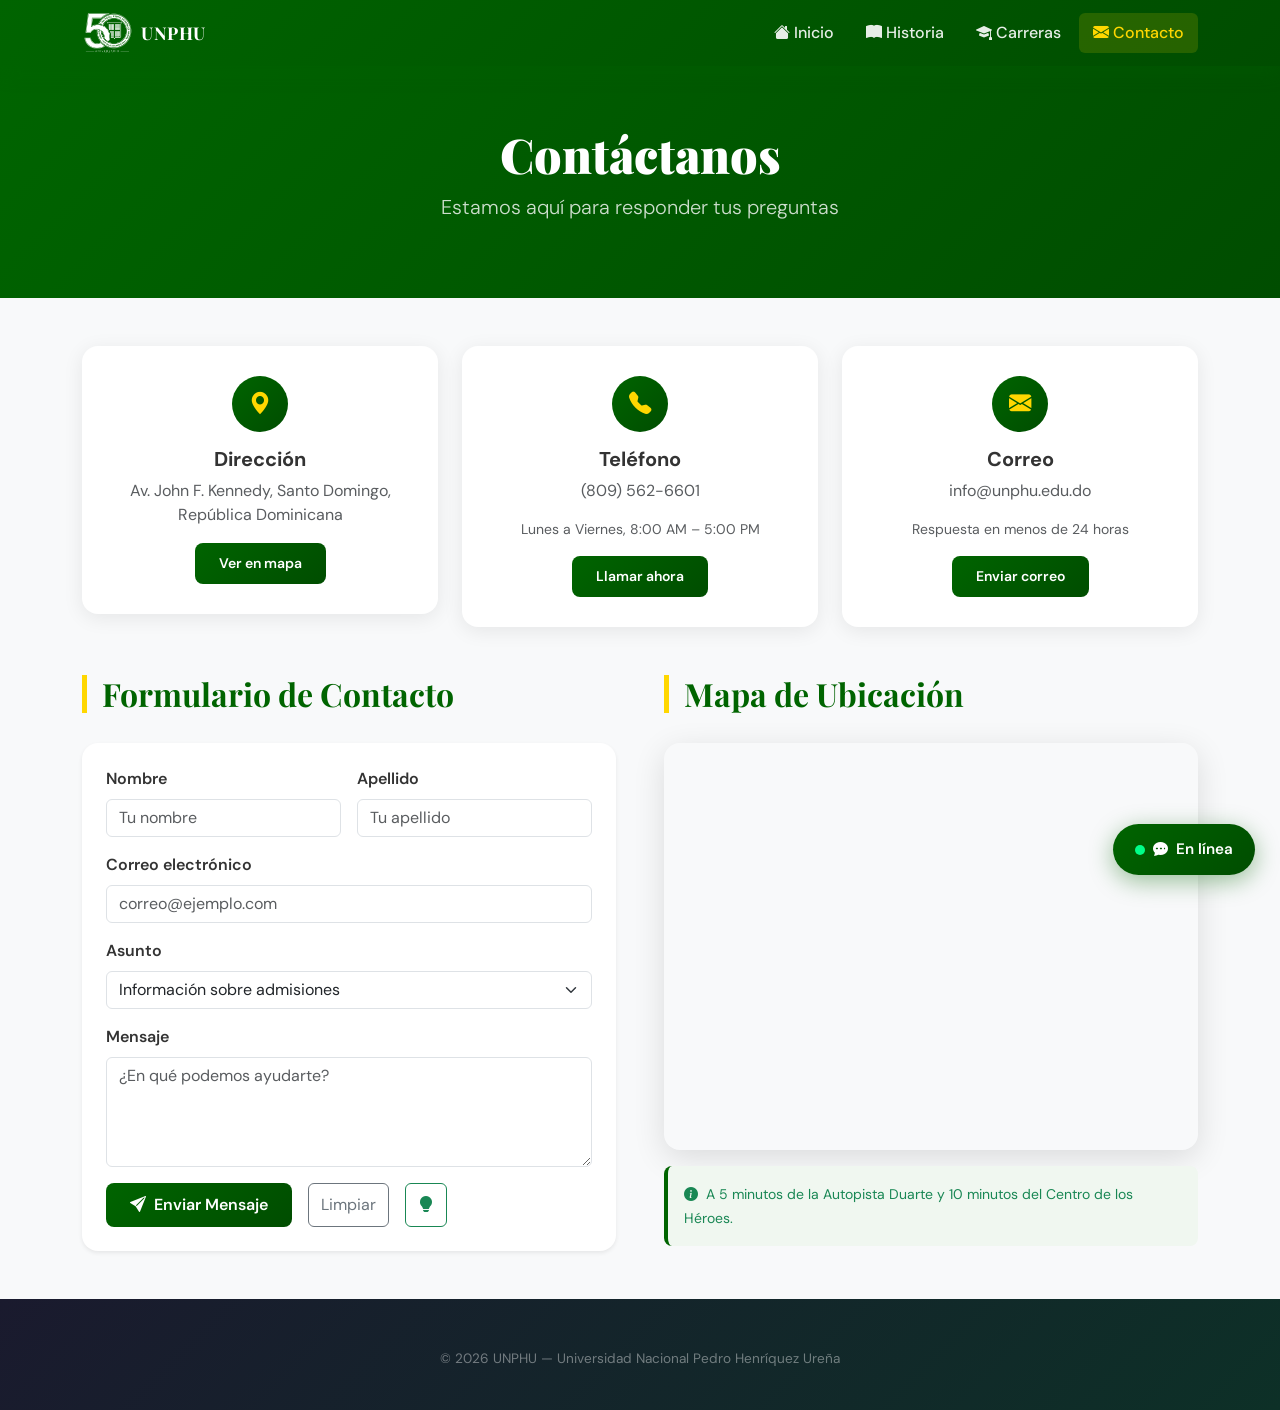
<file: contacto.html>
<!DOCTYPE html>
<html lang="es">
<head>
    <meta charset="UTF-8">
    <meta name="viewport" content="width=device-width, initial-scale=1.0">
    <title>UNPHU - Contacto</title>
    <link rel="icon" type="image/png" href="img/logo.png">
    <link href="https://cdn.jsdelivr.net/npm/bootstrap@5.3.2/dist/css/bootstrap.min.css" rel="stylesheet">
    <link rel="stylesheet" href="https://cdn.jsdelivr.net/npm/bootstrap-icons@1.11.3/font/bootstrap-icons.min.css">
    <link href="https://fonts.googleapis.com/css2?family=Playfair+Display:wght@700;900&family=DM+Sans:wght@300;400;500;600&display=swap" rel="stylesheet">
    <link rel="stylesheet" href="css/styles.css">
</head>
<body>

<nav class="navbar navbar-expand-lg navbar-unphu sticky-top">
    <div class="container">
        <a class="navbar-brand d-flex align-items-center gap-2" href="index.html">
            <img src="img/logonav.png" alt="UNPHU" height="40" style="filter: brightness(0) invert(1);">
            <span class="navbar-brand-text d-none d-md-block">UNPHU</span>
        </a>
        <button class="navbar-toggler" type="button" data-bs-toggle="collapse" data-bs-target="#navbarMain">
            <span class="navbar-toggler-icon"></span>
        </button>
        <div class="collapse navbar-collapse" id="navbarMain">
            <ul class="navbar-nav ms-auto gap-1">
                <li class="nav-item"><a class="nav-link" href="index.html"><i class="bi bi-house-fill me-1"></i>Inicio</a></li>
                <li class="nav-item"><a class="nav-link" href="historia.html"><i class="bi bi-book-fill me-1"></i>Historia</a></li>
                <li class="nav-item"><a class="nav-link" href="carreras.html"><i class="bi bi-mortarboard-fill me-1"></i>Carreras</a></li>
                <li class="nav-item"><a class="nav-link active" href="contacto.html"><i class="bi bi-envelope-fill me-1"></i>Contacto</a></li>
            </ul>
        </div>
    </div>
</nav>

<!-- Hero -->
<div style="background: linear-gradient(135deg, #006400, #004d00); color:white; padding:60px 0;">
    <div class="container text-center">
        <h1 style="font-family:'Playfair Display',serif; font-size:3rem; font-weight:900;">Contáctanos</h1>
        <p class="lead mt-2" style="color:rgba(255,255,255,0.8);">Estamos aquí para responder tus preguntas</p>
    </div>
</div>

<div class="container py-5">

    <!-- Alert dismissible -->
    <div class="alert alert-success alert-dismissible fade show d-none" id="successAlert" role="alert">
        <i class="bi bi-check-circle-fill me-2"></i>
        <strong>¡Mensaje enviado!</strong> Nos pondremos en contacto contigo pronto.
        <button type="button" class="btn-close" data-bs-dismiss="alert"></button>
    </div>

    <!-- Contact Cards HOVER -->
    <div class="row g-4 mb-5">
        <div class="col-md-4">
            <div class="contact-card text-center">
                <div class="contact-icon mx-auto"><i class="bi bi-geo-alt-fill"></i></div>
                <h5 class="fw-bold">Dirección</h5>
                <p class="text-muted">Av. John F. Kennedy, Santo Domingo, República Dominicana</p>
                <a href="https://maps.google.com" target="_blank" class="btn btn-unphu btn-sm">Ver en mapa</a>
            </div>
        </div>
        <div class="col-md-4">
            <div class="contact-card text-center">
                <div class="contact-icon mx-auto"><i class="bi bi-telephone-fill"></i></div>
                <h5 class="fw-bold">Teléfono</h5>
                <p class="text-muted">(809) 562-6601</p>
                <p class="text-muted small">Lunes a Viernes, 8:00 AM – 5:00 PM</p>
                <a href="tel:8095626601" class="btn btn-unphu btn-sm">Llamar ahora</a>
            </div>
        </div>
        <div class="col-md-4">
            <div class="contact-card text-center">
                <div class="contact-icon mx-auto"><i class="bi bi-envelope-fill"></i></div>
                <h5 class="fw-bold">Correo</h5>
                <p class="text-muted">info@unphu.edu.do</p>
                <p class="text-muted small">Respuesta en menos de 24 horas</p>
                <a href="mailto:info@unphu.edu.do" class="btn btn-unphu btn-sm">Enviar correo</a>
            </div>
        </div>
    </div>

    <!-- Form + Map -->
    <div class="row g-5">
        <div class="col-lg-6">
            <h2 class="section-title">Formulario de Contacto</h2>
            <div class="bg-white p-4 rounded-4 shadow-sm">
                <div class="row g-3">
                    <div class="col-md-6">
                        <label class="form-label fw-semibold">Nombre</label>
                        <input type="text" class="form-control" id="nombre" placeholder="Tu nombre">
                    </div>
                    <div class="col-md-6">
                        <label class="form-label fw-semibold">Apellido</label>
                        <input type="text" class="form-control" placeholder="Tu apellido">
                    </div>
                    <div class="col-12">
                        <label class="form-label fw-semibold">Correo electrónico</label>
                        <input type="email" class="form-control" placeholder="correo@ejemplo.com">
                    </div>
                    <div class="col-12">
                        <label class="form-label fw-semibold">Asunto</label>
                        <select class="form-select">
                            <option>Información sobre admisiones</option>
                            <option>Consulta sobre carreras</option>
                            <option>Becas y financiamiento</option>
                            <option>Servicios universitarios</option>
                            <option>Otro</option>
                        </select>
                    </div>
                    <div class="col-12">
                        <label class="form-label fw-semibold">Mensaje</label>
                        <textarea class="form-control" rows="4" placeholder="¿En qué podemos ayudarte?"></textarea>
                    </div>
                    <div class="col-12">
                        <div class="d-flex gap-3 flex-wrap">
                            <button class="btn btn-unphu" onclick="document.getElementById('successAlert').classList.remove('d-none'); window.scrollTo(0,0);">
                                <i class="bi bi-send-fill me-2"></i>Enviar Mensaje
                            </button>
                            <button class="btn btn-outline-secondary">Limpiar</button>
                            <button class="btn btn-outline-success"
                                data-bs-toggle="popover"
                                data-bs-title="💡 Consejo"
                                data-bs-content="Para una respuesta más rápida, puedes llamarnos directamente al (809) 562-6601 durante horario laboral."
                                data-bs-trigger="click">
                                <i class="bi bi-lightbulb-fill"></i>
                            </button>
                        </div>
                    </div>
                </div>
            </div>
        </div>
        <div class="col-lg-6">
            <h2 class="section-title">Mapa de Ubicación</h2>
            <div class="iframe-container">
                <iframe 
                    src="https://www.google.com/maps/embed?pb=!1m18!1m12!1m3!1d3783.9488221029264!2d-69.95109997394218!3d18.485977232600938!2m3!1f0!2f0!3f0!3m2!1i1024!2i768!4f13.1!3m3!1m2!1s0x8eaf89f362e578d3%3A0x19d59fe09af95898!2sUniversidad%20Nacional%20Pedro%20Henr%C3%ADquez%20Ure%C3%B1a%20(UNPHU)!5e0!3m2!1ses!2sdo!4v1771796451944!5m2!1ses!2sdo" 
                    width="100%" height="400" 
                    style="border:0;" allowfullscreen="" loading="lazy">
                </iframe>
            </div>
            <div class="mt-3 p-3 rounded-3" style="background:#f0f7f0; border-left:4px solid #006400;">
                <small class="text-success"><i class="bi bi-info-circle-fill me-1"></i> A 5 minutos de la Autopista Duarte y 10 minutos del Centro de los Héroes.</small>
            </div>
        </div>
    </div>
</div>

<footer>
    <div class="container text-center">
        <p style="color:rgba(255,255,255,0.4); font-size:0.85rem;">&copy; 2026 UNPHU — Universidad Nacional Pedro Henríquez Ureña</p>
    </div>
</footer>

<a href="contacto.html" class="fixed-chat-btn">
    <div class="btn-pulse"></div>
    <i class="bi bi-chat-dots-fill"></i>
    <span>En línea</span>
</a>

<script src="https://cdn.jsdelivr.net/npm/bootstrap@5.3.2/dist/js/bootstrap.bundle.min.js"></script>
<script>
    document.querySelectorAll('[data-bs-toggle="popover"]').forEach(el => new bootstrap.Popover(el));
</script>
</body>
</html>
</file>
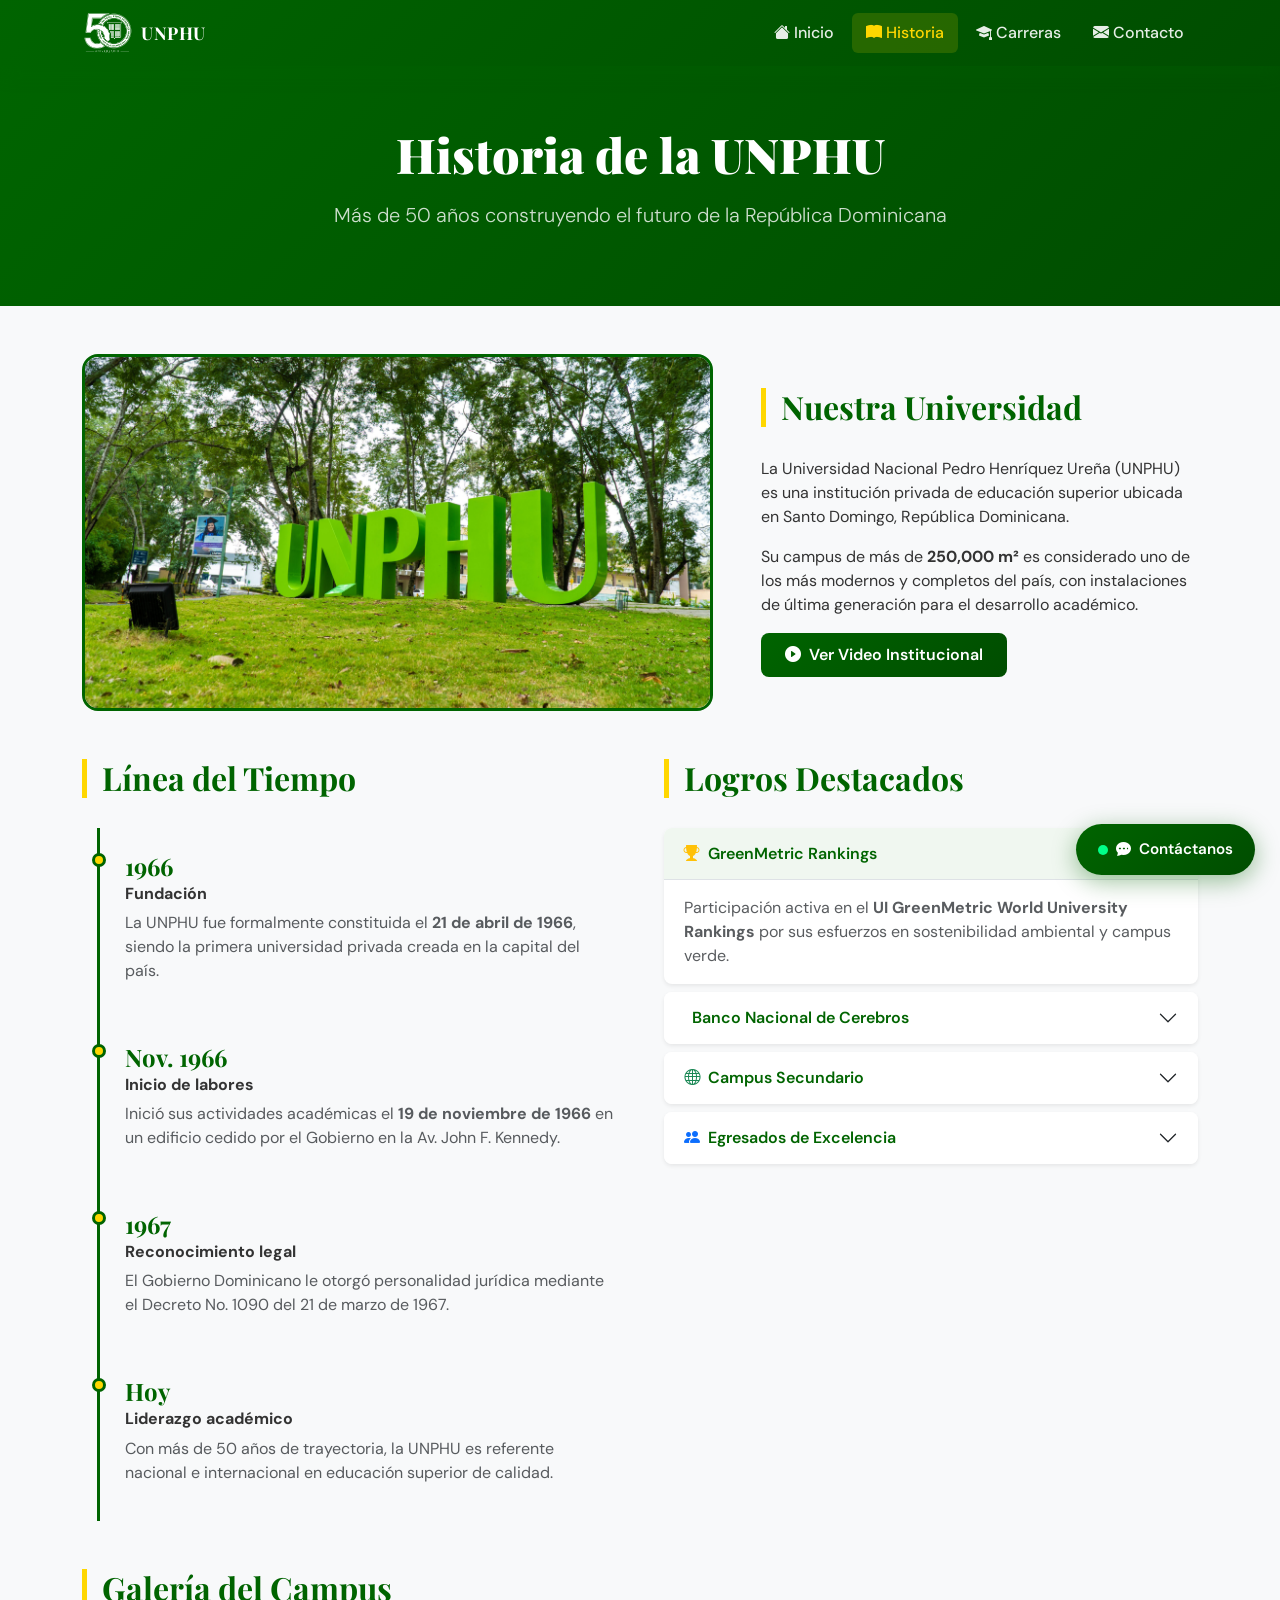
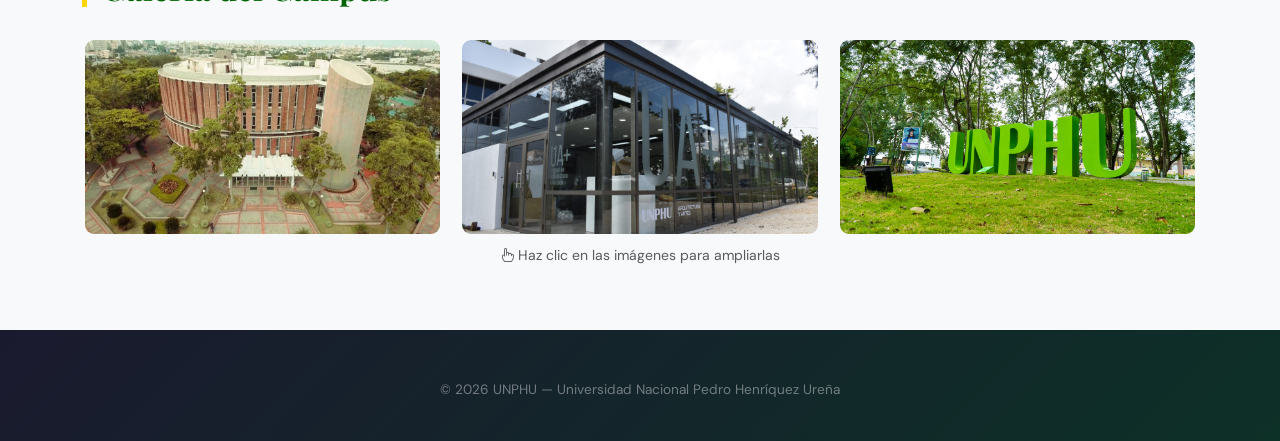
<file: historia.html>
<!DOCTYPE html>
<html lang="es">
<head>
    <meta charset="UTF-8">
    <meta name="viewport" content="width=device-width, initial-scale=1.0">
    <title>UNPHU - Historia</title>
    <link rel="icon" type="image/png" href="img/logo.png">
    <link href="https://cdn.jsdelivr.net/npm/bootstrap@5.3.2/dist/css/bootstrap.min.css" rel="stylesheet">
    <link rel="stylesheet" href="https://cdn.jsdelivr.net/npm/bootstrap-icons@1.11.3/font/bootstrap-icons.min.css">
    <link href="https://fonts.googleapis.com/css2?family=Playfair+Display:wght@700;900&family=DM+Sans:wght@300;400;500;600&display=swap" rel="stylesheet">
    <link rel="stylesheet" href="css/styles.css">
</head>
<body style="background:#f8f9fa;">

<nav class="navbar navbar-expand-lg navbar-unphu sticky-top">
    <div class="container">
        <a class="navbar-brand d-flex align-items-center gap-2" href="index.html">
            <img src="img/logonav.png" alt="UNPHU" height="40" style="filter: brightness(0) invert(1);">
            <span class="navbar-brand-text d-none d-md-block">UNPHU</span>
        </a>
        <button class="navbar-toggler" type="button" data-bs-toggle="collapse" data-bs-target="#navbarMain">
            <span class="navbar-toggler-icon"></span>
        </button>
        <div class="collapse navbar-collapse" id="navbarMain">
            <ul class="navbar-nav ms-auto gap-1">
                <li class="nav-item"><a class="nav-link" href="index.html"><i class="bi bi-house-fill me-1"></i>Inicio</a></li>
                <li class="nav-item"><a class="nav-link active" href="historia.html"><i class="bi bi-book-fill me-1"></i>Historia</a></li>
                <li class="nav-item"><a class="nav-link" href="carreras.html"><i class="bi bi-mortarboard-fill me-1"></i>Carreras</a></li>
                <li class="nav-item"><a class="nav-link" href="contacto.html"><i class="bi bi-envelope-fill me-1"></i>Contacto</a></li>
            </ul>
        </div>
    </div>
</nav>

<!-- Hero -->
<div style="background: linear-gradient(135deg, #006400, #004d00); color: white; padding: 60px 0;">
    <div class="container text-center">
        <h1 style="font-family: 'Playfair Display', serif; font-size: 3rem; font-weight: 900;">Historia de la UNPHU</h1>
        <p class="lead mt-3" style="color: rgba(255,255,255,0.8);">Más de 50 años construyendo el futuro de la República Dominicana</p>
    </div>
</div>

<div class="container py-5">
    <!-- Hero img responsive -->
    <div class="row g-5 mb-5 align-items-center">
        <div class="col-lg-7">
            <img src="img/unphu.jpg" alt="Campus UNPHU" class="hero-img-hist img-fluid">
        </div>
        <div class="col-lg-5">
            <h2 class="section-title">Nuestra Universidad</h2>
            <p>La Universidad Nacional Pedro Henríquez Ureña (UNPHU) es una institución privada de educación superior ubicada en Santo Domingo, República Dominicana.</p>
            <p>Su campus de más de <strong>250,000 m²</strong> es considerado uno de los más modernos y completos del país, con instalaciones de última generación para el desarrollo académico.</p>
            <button class="btn btn-unphu" data-bs-toggle="modal" data-bs-target="#videoModal">
                <i class="bi bi-play-circle-fill me-2"></i>Ver Video Institucional
            </button>
        </div>
    </div>

    <!-- Timeline -->
    <div class="row g-5 mb-5">
        <div class="col-lg-6">
            <h2 class="section-title">Línea del Tiempo</h2>
            <div class="timeline-item">
                <div class="timeline-year">1966</div>
                <h6 class="fw-bold">Fundación</h6>
                <p class="text-muted">La UNPHU fue formalmente constituida el <strong>21 de abril de 1966</strong>, siendo la primera universidad privada creada en la capital del país.</p>
            </div>
            <div class="timeline-item">
                <div class="timeline-year">Nov. 1966</div>
                <h6 class="fw-bold">Inicio de labores</h6>
                <p class="text-muted">Inició sus actividades académicas el <strong>19 de noviembre de 1966</strong> en un edificio cedido por el Gobierno en la Av. John F. Kennedy.</p>
            </div>
            <div class="timeline-item">
                <div class="timeline-year">1967</div>
                <h6 class="fw-bold">Reconocimiento legal</h6>
                <p class="text-muted">El Gobierno Dominicano le otorgó personalidad jurídica mediante el Decreto No. 1090 del 21 de marzo de 1967.</p>
            </div>
            <div class="timeline-item">
                <div class="timeline-year">Hoy</div>
                <h6 class="fw-bold">Liderazgo académico</h6>
                <p class="text-muted">Con más de 50 años de trayectoria, la UNPHU es referente nacional e internacional en educación superior de calidad.</p>
            </div>
        </div>
        <div class="col-lg-6">
            <h2 class="section-title">Logros Destacados</h2>
            <div class="accordion" id="logrosAccordion">
                <div class="accordion-item border-0 mb-2 shadow-sm rounded-3 overflow-hidden">
                    <h2 class="accordion-header">
                        <button class="accordion-button" style="background:#f0f7f0; color:#006400; font-weight:600;" type="button" data-bs-toggle="collapse" data-bs-target="#logro1">
                            <i class="bi bi-trophy-fill me-2 text-warning"></i> GreenMetric Rankings
                        </button>
                    </h2>
                    <div id="logro1" class="accordion-collapse collapse show" data-bs-parent="#logrosAccordion">
                        <div class="accordion-body text-muted">Participación activa en el <strong>UI GreenMetric World University Rankings</strong> por sus esfuerzos en sostenibilidad ambiental y campus verde.</div>
                    </div>
                </div>
                <div class="accordion-item border-0 mb-2 shadow-sm rounded-3 overflow-hidden">
                    <h2 class="accordion-header">
                        <button class="accordion-button collapsed" style="color:#006400; font-weight:600;" type="button" data-bs-toggle="collapse" data-bs-target="#logro2">
                            <i class="bi bi-brain me-2 text-info"></i> Banco Nacional de Cerebros
                        </button>
                    </h2>
                    <div id="logro2" class="accordion-collapse collapse" data-bs-parent="#logrosAccordion">
                        <div class="accordion-body text-muted">Primer <strong>Banco Nacional de Cerebros (BNC-UNPHU)</strong> en el país y el Caribe, impulsando la investigación científica avanzada.</div>
                    </div>
                </div>
                <div class="accordion-item border-0 mb-2 shadow-sm rounded-3 overflow-hidden">
                    <h2 class="accordion-header">
                        <button class="accordion-button collapsed" style="color:#006400; font-weight:600;" type="button" data-bs-toggle="collapse" data-bs-target="#logro3">
                            <i class="bi bi-globe me-2 text-success"></i> Campus Secundario
                        </button>
                    </h2>
                    <div id="logro3" class="accordion-collapse collapse" data-bs-parent="#logrosAccordion">
                        <div class="accordion-body text-muted">Campus secundario en La Vega y Granja Experimental Agropecuaria de más de <strong>7,500,000 m²</strong> para investigación agrícola.</div>
                    </div>
                </div>
                <div class="accordion-item border-0 shadow-sm rounded-3 overflow-hidden">
                    <h2 class="accordion-header">
                        <button class="accordion-button collapsed" style="color:#006400; font-weight:600;" type="button" data-bs-toggle="collapse" data-bs-target="#logro4">
                            <i class="bi bi-people-fill me-2 text-primary"></i> Egresados de Excelencia
                        </button>
                    </h2>
                    <div id="logro4" class="accordion-collapse collapse" data-bs-parent="#logrosAccordion">
                        <div class="accordion-body text-muted">Más de 50 años formando profesionales de excelencia con reconocimiento nacional e internacional en diversas áreas académicas.</div>
                    </div>
                </div>
            </div>
        </div>
    </div>

    <!-- Gallery -->
    <h2 class="section-title">Galería del Campus</h2>
    <div class="row g-3">
        <div class="col-md-4">
            <img src="img/campus.webp" alt="Campus UNPHU" class="galeria-img" data-bs-toggle="modal" data-bs-target="#imgModal1">
        </div>
        <div class="col-md-4">
            <img src="img/edficio.jpg" alt="Edificio UNPHU" class="galeria-img" data-bs-toggle="modal" data-bs-target="#imgModal2">
        </div>
        <div class="col-md-4">
            <img src="img/unphu.jpg" alt="Letrero UNPHU" class="galeria-img" data-bs-toggle="modal" data-bs-target="#imgModal3">
        </div>
    </div>
    <p class="text-muted small mt-2 text-center"><i class="bi bi-hand-index me-1"></i>Haz clic en las imágenes para ampliarlas</p>
</div>

<!-- Video Modal -->
<div class="modal fade" id="videoModal" tabindex="-1">
    <div class="modal-dialog modal-lg modal-dialog-centered">
        <div class="modal-content border-0" style="border-radius:16px; overflow:hidden;">
            <div class="modal-header" style="background: linear-gradient(135deg, #006400, #004d00); border:none;">
                <h5 class="modal-title text-white fw-bold"><i class="bi bi-play-circle-fill me-2"></i>Video Institucional UNPHU</h5>
                <button type="button" class="btn-close btn-close-white" data-bs-dismiss="modal"></button>
            </div>
            <div class="modal-body p-0">
                <iframe width="100%" height="400" src="https://www.youtube.com/embed/yfoY53QXEnI" frameborder="0" allowfullscreen></iframe>
            </div>
        </div>
    </div>
</div>

<!-- Image Modals -->
<div class="modal fade" id="imgModal1" tabindex="-1">
    <div class="modal-dialog modal-lg modal-dialog-centered">
        <div class="modal-content border-0 bg-dark">
            <div class="modal-header border-0"><button type="button" class="btn-close btn-close-white" data-bs-dismiss="modal"></button></div>
            <div class="modal-body p-0"><img src="img/campus.webp" class="img-fluid w-100" alt="Campus" style="border-radius:0 0 12px 12px;"></div>
        </div>
    </div>
</div>
<div class="modal fade" id="imgModal2" tabindex="-1">
    <div class="modal-dialog modal-lg modal-dialog-centered">
        <div class="modal-content border-0 bg-dark">
            <div class="modal-header border-0"><button type="button" class="btn-close btn-close-white" data-bs-dismiss="modal"></button></div>
            <div class="modal-body p-0"><img src="img/edficio.jpg" class="img-fluid w-100" alt="Edificio" style="border-radius:0 0 12px 12px;"></div>
        </div>
    </div>
</div>
<div class="modal fade" id="imgModal3" tabindex="-1">
    <div class="modal-dialog modal-lg modal-dialog-centered">
        <div class="modal-content border-0 bg-dark">
            <div class="modal-header border-0"><button type="button" class="btn-close btn-close-white" data-bs-dismiss="modal"></button></div>
            <div class="modal-body p-0"><img src="img/unphu.jpg" class="img-fluid w-100" alt="UNPHU" style="border-radius:0 0 12px 12px;"></div>
        </div>
    </div>
</div>

<footer>
    <div class="container text-center">
        <p style="color:rgba(255,255,255,0.4); font-size:0.85rem;">&copy; 2026 UNPHU — Universidad Nacional Pedro Henríquez Ureña</p>
    </div>
</footer>

<a href="contacto.html" class="fixed-chat-btn">
    <div class="btn-pulse"></div>
    <i class="bi bi-chat-dots-fill"></i>
    <span>Contáctanos</span>
</a>

<script src="https://cdn.jsdelivr.net/npm/bootstrap@5.3.2/dist/js/bootstrap.bundle.min.js"></script>
</body>
</html>
</file>
<file: css/styles.css>
@import url('https://fonts.googleapis.com/css2?family=Playfair+Display:wght@700;900&family=DM+Sans:wght@300;400;500;600&display=swap');

/* variables */
:root {
    --unphu-green: #006400;
    --unphu-green-mid: #004d00;
    --unphu-gold: #ffd700;
    --unphu-gold-dark: #e6b800;
    --unphu-dark: #1a1a2e;
    --unphu-navy: #002050;
}

/* base */
body {
    font-family: 'DM Sans', 'Segoe UI', Arial, sans-serif;
    background-color: #f8f9fa;
    color: #333;
    margin: 0;
    padding: 0;
}

/* navbar */
.navbar-unphu {
    background: linear-gradient(135deg, var(--unphu-green) 0%, var(--unphu-green-mid) 100%);
    box-shadow: 0 4px 20px rgba(0, 100, 0, 0.3);
}

.navbar-brand-text {
    font-family: 'Playfair Display', serif;
    font-size: 1.1rem;
    font-weight: 700;
    color: white !important;
    letter-spacing: 0.5px;
}

.navbar-nav .nav-link {
    color: rgba(255, 255, 255, 0.9) !important;
    font-weight: 500;
    padding: 8px 14px !important;
    border-radius: 6px;
    transition: all 0.3s ease;
}

.navbar-nav .nav-link:hover {
    color: var(--unphu-gold) !important;
    background-color: rgba(255, 255, 255, 0.1);
    transform: translateY(-2px);
}

.navbar-nav .nav-link.active {
    color: var(--unphu-gold) !important;
    background-color: rgba(255, 215, 0, 0.15);
}

.navbar-toggler {
    border-color: rgba(255, 255, 255, 0.5);
}

.navbar-toggler-icon {
    background-image: url("data:image/svg+xml,%3csvg xmlns='http://www.w3.org/2000/svg' viewBox='0 0 30 30'%3e%3cpath stroke='rgba%28255, 255, 255, 0.9%29' stroke-linecap='round' stroke-miterlimit='10' stroke-width='2' d='M4 7h22M4 15h22M4 23h22'/%3e%3c/svg%3e");
}

/* encabezado de pagina */
.page-hero {
    background: linear-gradient(135deg, var(--unphu-green), var(--unphu-green-mid));
    color: white;
    padding: 60px 0;
    text-align: center;
}

.page-hero h1 {
    font-family: 'Playfair Display', serif;
    font-size: 3rem;
    font-weight: 900;
}

.page-hero p {
    color: rgba(255, 255, 255, 0.8);
}

/* titulo de seccion */
.section-title {
    font-family: 'Playfair Display', serif;
    font-size: 2rem;
    font-weight: 700;
    color: var(--unphu-green);
    border-left: 5px solid var(--unphu-gold);
    padding-left: 15px;
    margin-bottom: 30px;
}

/* botones */
.btn-unphu {
    background: linear-gradient(135deg, var(--unphu-green), var(--unphu-green-mid));
    color: white;
    border: none;
    border-radius: 8px;
    padding: 10px 24px;
    font-weight: 600;
    transition: all 0.3s ease;
}

.btn-unphu:hover {
    background: linear-gradient(135deg, var(--unphu-gold), var(--unphu-gold-dark));
    color: var(--unphu-dark);
    transform: translateY(-2px);
    box-shadow: 0 6px 20px rgba(0, 100, 0, 0.3);
}

.btn-gold {
    background: linear-gradient(135deg, var(--unphu-gold), var(--unphu-gold-dark));
    color: var(--unphu-dark);
    border: none;
    border-radius: 8px;
    padding: 10px 24px;
    font-weight: 700;
    transition: all 0.3s ease;
}

.btn-gold:hover {
    background: linear-gradient(135deg, var(--unphu-green), var(--unphu-green-mid));
    color: white;
    transform: translateY(-2px);
    box-shadow: 0 6px 20px rgba(255, 215, 0, 0.4);
}

/* cards */
.card-unphu {
    border: none;
    border-radius: 16px;
    box-shadow: 0 4px 20px rgba(0, 0, 0, 0.08);
    transition: all 0.3s ease;
    overflow: hidden;
}

.card-unphu:hover {
    transform: translateY(-8px);
    box-shadow: 0 12px 40px rgba(0, 100, 0, 0.2);
}

.card-unphu .card-header {
    background: linear-gradient(135deg, var(--unphu-green), var(--unphu-green-mid));
    color: white;
    font-weight: 600;
    font-size: 1.1rem;
    padding: 16px 20px;
}

/* stats con hover */
.stat-box {
    background: linear-gradient(135deg, var(--unphu-green), var(--unphu-green-mid));
    color: white;
    border-radius: 16px;
    padding: 30px 20px;
    text-align: center;
    transition: all 0.3s ease;
}

.stat-box:hover {
    transform: scale(1.05);
    box-shadow: 0 10px 30px rgba(0, 100, 0, 0.4);
    background: linear-gradient(135deg, var(--unphu-gold), var(--unphu-gold-dark));
}

.stat-box:hover .stat-number,
.stat-box:hover .stat-label {
    color: var(--unphu-dark) !important;
}

.stat-number {
    font-family: 'Playfair Display', serif;
    font-size: 3rem;
    font-weight: 900;
    color: var(--unphu-gold);
    display: block;
}

.stat-label {
    font-size: 0.9rem;
    color: rgba(255, 255, 255, 0.85);
    margin-top: 5px;
    display: block;
}

/* hover facultades */
.hover-faculty {
    background: white;
    border: 2px solid #e0e0e0;
    border-radius: 12px;
    padding: 16px 20px;
    margin: 8px 0;
    cursor: pointer;
    font-weight: 600;
    color: var(--unphu-green);
    transition: all 0.3s ease;
    display: flex;
    align-items: center;
    gap: 12px;
}

.hover-faculty:hover {
    background: linear-gradient(135deg, var(--unphu-green), var(--unphu-green-mid));
    color: white;
    border-color: var(--unphu-green);
    transform: translateX(10px);
    box-shadow: 0 8px 24px rgba(0, 100, 0, 0.25);
}

.hover-faculty .faculty-icon {
    font-size: 1.5rem;
    transition: transform 0.3s ease;
}

.hover-faculty:hover .faculty-icon {
    transform: rotate(10deg) scale(1.2);
}

.accordion-unphu .accordion-button {
    background-color: #f0f7f0;
    color: var(--unphu-green);
    font-weight: 600;
}

.accordion-unphu .accordion-button:not(.collapsed) {
    background: linear-gradient(135deg, var(--unphu-green), var(--unphu-green-mid));
    color: white;
    box-shadow: none;
}

.accordion-unphu .accordion-button:focus {
    box-shadow: 0 0 0 0.2rem rgba(0, 100, 0, 0.2);
}

/* alerta */
.alert-unphu {
    background: linear-gradient(135deg, #e8f5e9, #c8e6c9);
    border: 1px solid var(--unphu-green);
    border-left: 5px solid var(--unphu-green);
    border-radius: 10px;
    color: #1b5e20;
}

/* collapse */
.collapse-section {
    background: #f0f7f0;
    border-radius: 10px;
    padding: 20px;
    margin-top: 10px;
    border-left: 4px solid var(--unphu-green);
}

/* iframes */
.iframe-container {
    border-radius: 16px;
    overflow: hidden;
    box-shadow: 0 8px 32px rgba(0, 0, 0, 0.12);
}

/* imagenes */
.hero-img {
    width: 100%;
    height: auto;
    border-radius: 16px;
    box-shadow: 0 8px 32px rgba(0, 0, 0, 0.15);
}

.hero-img-hist {
    width: 100%;
    max-height: 400px;
    object-fit: cover;
    border-radius: 16px;
    border: 3px solid var(--unphu-green);
}

.galeria-img {
    width: 100%;
    height: 200px;
    object-fit: cover;
    border-radius: 12px;
    transition: transform 0.3s ease;
    cursor: pointer;
    border: 3px solid transparent;
}

.galeria-img:hover {
    transform: scale(1.05);
    border-color: var(--unphu-green);
    box-shadow: 0 8px 24px rgba(0, 100, 0, 0.3);
}

/* timeline */
.timeline-item {
    padding: 20px 0;
    border-left: 3px solid var(--unphu-green);
    padding-left: 25px;
    position: relative;
    margin-left: 15px;
}

.timeline-item::before {
    content: '';
    position: absolute;
    left: -8px;
    top: 25px;
    width: 14px;
    height: 14px;
    background: var(--unphu-gold);
    border-radius: 50%;
    border: 3px solid var(--unphu-green);
}

.timeline-year {
    font-family: 'Playfair Display', serif;
    font-size: 1.5rem;
    font-weight: 700;
    color: var(--unphu-green);
}

/* cards contacto con hover */
.contact-card {
    background: white;
    border-radius: 16px;
    padding: 30px;
    box-shadow: 0 4px 20px rgba(0, 0, 0, 0.08);
    border: none;
    transition: all 0.3s ease;
    text-align: center;
}

.contact-card:hover {
    transform: translateY(-6px);
    box-shadow: 0 12px 40px rgba(0, 100, 0, 0.15);
}

.contact-icon {
    width: 56px;
    height: 56px;
    border-radius: 50%;
    background: linear-gradient(135deg, var(--unphu-green), var(--unphu-green-mid));
    color: var(--unphu-gold);
    display: flex;
    align-items: center;
    justify-content: center;
    font-size: 1.4rem;
    margin: 0 auto 15px;
}

/* testimonios con hover */
.testimonio {
    background: linear-gradient(135deg, #e8f5e9, #f0f7f0);
    border-left: 5px solid var(--unphu-green);
    border-radius: 10px;
    padding: 20px;
    margin-bottom: 16px;
    transition: all 0.3s ease;
}

.testimonio:hover {
    transform: translateX(8px);
    box-shadow: 0 6px 20px rgba(0, 100, 0, 0.15);
    background: linear-gradient(135deg, var(--unphu-green), var(--unphu-green-mid));
    color: white;
}

.testimonio:hover strong {
    color: var(--unphu-gold);
}

/* cards carreras */
.carrera-card {
    border: none;
    border-radius: 16px;
    box-shadow: 0 4px 20px rgba(0, 0, 0, 0.08);
    transition: all 0.3s ease;
    overflow: hidden;
}

.carrera-card:hover {
    transform: translateY(-8px);
    box-shadow: 0 12px 40px rgba(0, 100, 0, 0.2);
}

.carrera-card .card-header {
    background: linear-gradient(135deg, var(--unphu-green), var(--unphu-green-mid));
    color: white;
    font-weight: 600;
    padding: 16px 20px;
}

.table-unphu thead th {
    background: linear-gradient(135deg, var(--unphu-green), var(--unphu-green-mid));
    color: white;
}

/* formulario */
.form-control:focus,
.form-select:focus {
    border-color: var(--unphu-green);
    box-shadow: 0 0 0 0.2rem rgba(0, 100, 0, 0.2);
}

/* boton fijo (position fixed) */
.fixed-chat-btn {
    position: fixed;
    bottom: 25px;
    right: 25px;
    z-index: 9999;
    background: linear-gradient(135deg, var(--unphu-green), var(--unphu-green-mid));
    color: white;
    border: none;
    border-radius: 50px;
    padding: 14px 22px;
    font-weight: 600;
    font-size: 0.95rem;
    box-shadow: 0 6px 24px rgba(0, 100, 0, 0.4);
    display: flex;
    align-items: center;
    gap: 8px;
    cursor: pointer;
    transition: all 0.3s ease;
    text-decoration: none;
}

.fixed-chat-btn:hover {
    transform: translateY(-4px);
    box-shadow: 0 12px 32px rgba(0, 100, 0, 0.5);
    background: linear-gradient(135deg, var(--unphu-gold), var(--unphu-gold-dark));
    color: var(--unphu-dark);
}

.btn-pulse {
    width: 10px;
    height: 10px;
    background: #00ff88;
    border-radius: 50%;
    animation: pulse 1.5s infinite;
    flex-shrink: 0;
}

@keyframes pulse {
    0%, 100% { opacity: 1; transform: scale(1); }
    50%       { opacity: 0.5; transform: scale(1.4); }
}

/* footer */
footer {
    background: linear-gradient(135deg, #1a1a2e, #0d3027);
    color: rgba(255, 255, 255, 0.8);
    padding: 50px 0 25px;
}

footer h5 {
    color: var(--unphu-gold);
    font-family: 'Playfair Display', serif;
    font-weight: 700;
}

footer a {
    color: rgba(255, 255, 255, 0.7);
    text-decoration: none;
    transition: color 0.3s;
}

footer a:hover {
    color: var(--unphu-gold);
}

.footer-divider {
    border-top: 1px solid rgba(255, 255, 255, 0.1);
    margin-top: 30px;
    padding-top: 20px;
    text-align: center;
    color: rgba(255, 255, 255, 0.4);
    font-size: 0.85rem;
}

.carousel-hero .carousel-item {
    height: 500px;
}

.carousel-hero .carousel-item img {
    height: 500px;
    object-fit: cover;
    filter: brightness(0.6);
}

.carousel-caption-custom {
    position: absolute;
    top: 50%;
    left: 50%;
    transform: translate(-50%, -50%);
    text-align: center;
    width: 80%;
}

.carousel-caption-custom h1 {
    font-family: 'Playfair Display', serif;
    font-size: 3rem;
    font-weight: 900;
    color: white;
    text-shadow: 2px 2px 8px rgba(0, 0, 0, 0.6);
}

.carousel-caption-custom p {
    font-size: 1.2rem;
    color: rgba(255, 255, 255, 0.9);
}

/* secciones generales */
.section-wrapper {
    padding: 60px 0;
}

.section-wrapper:nth-child(even) {
    background-color: #fff;
}
</file>
